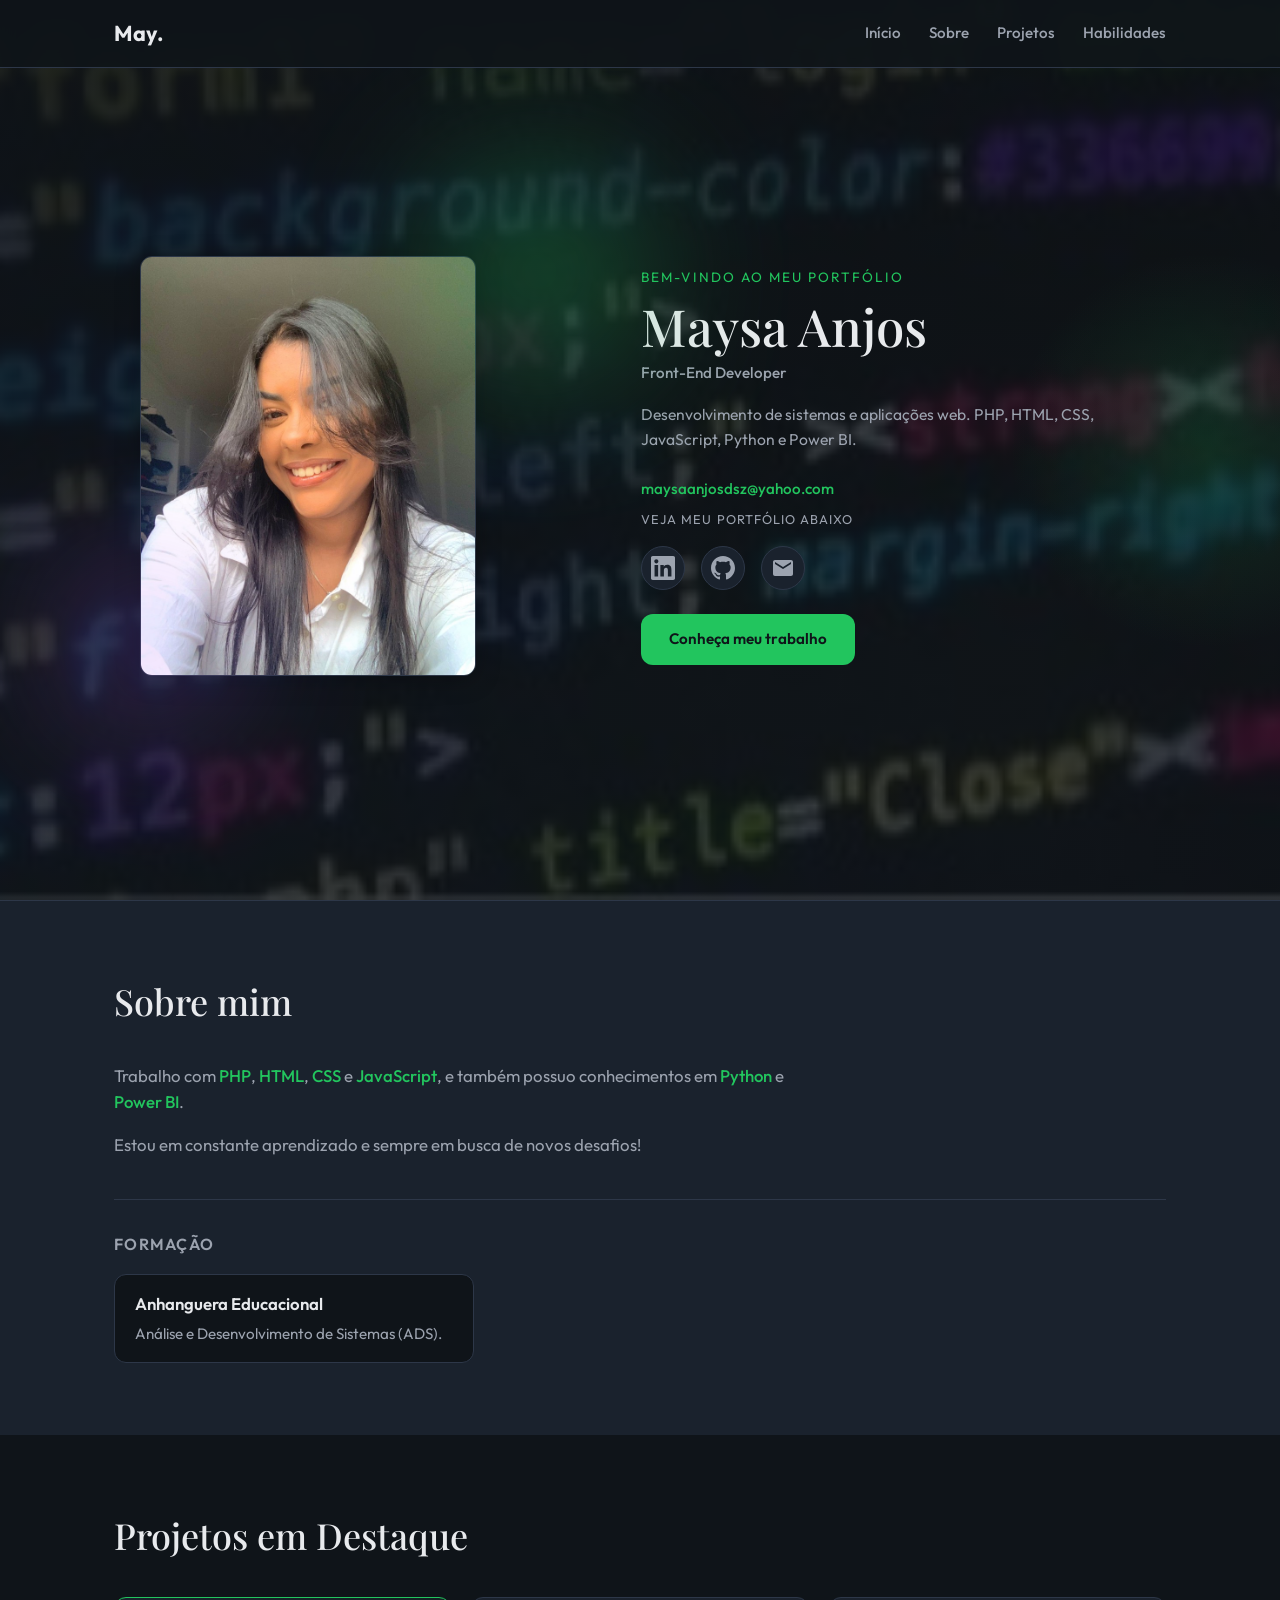
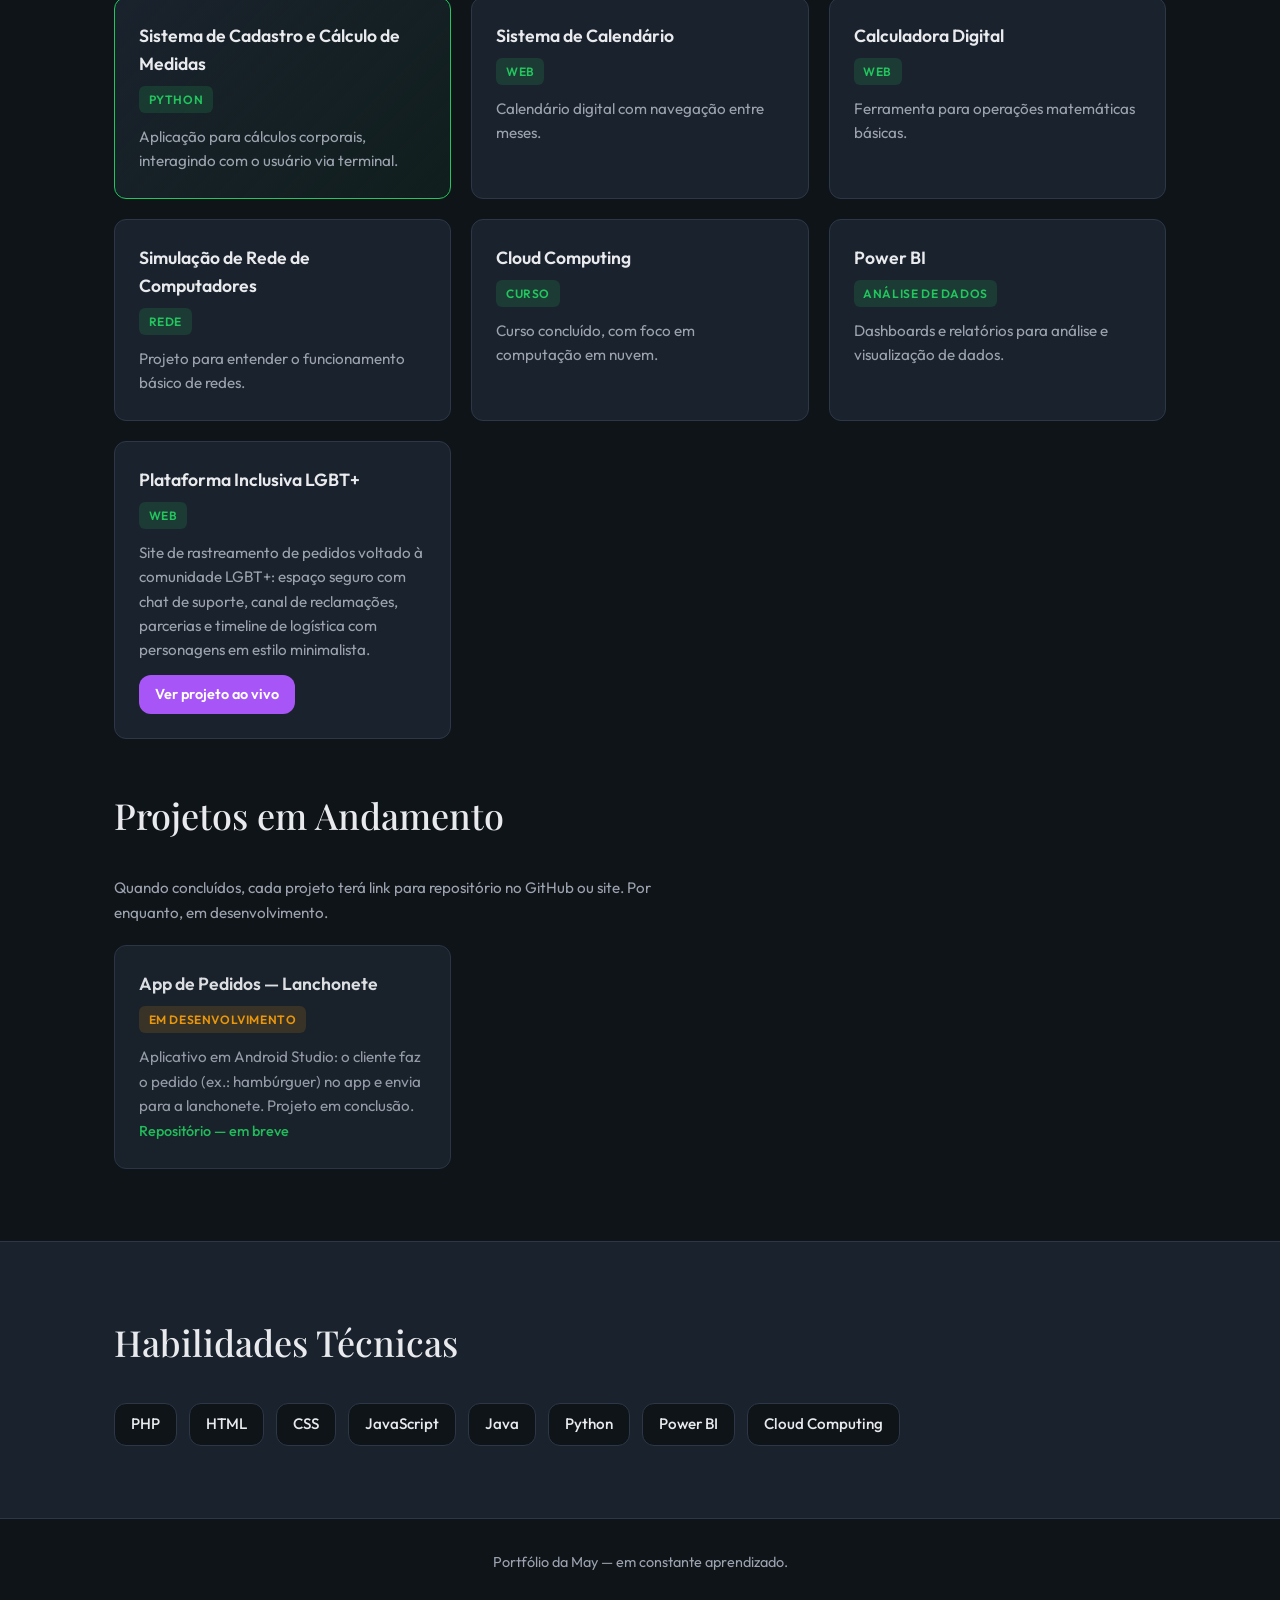
<file: index.html>
<!DOCTYPE html>
<html lang="pt-BR">
<head>
  <meta charset="UTF-8">
  <meta http-equiv="refresh" content="0; url=portfolio/">
  <title>Portfólio - Maysa Anjos</title>
  <script>window.location.href = "portfolio/";</script>
</head>
<body>
  <p>Redirecionando para o portfólio… <a href="portfolio/">Clique aqui</a> se não for redirecionado.</p>
</body>
</html>
</file>
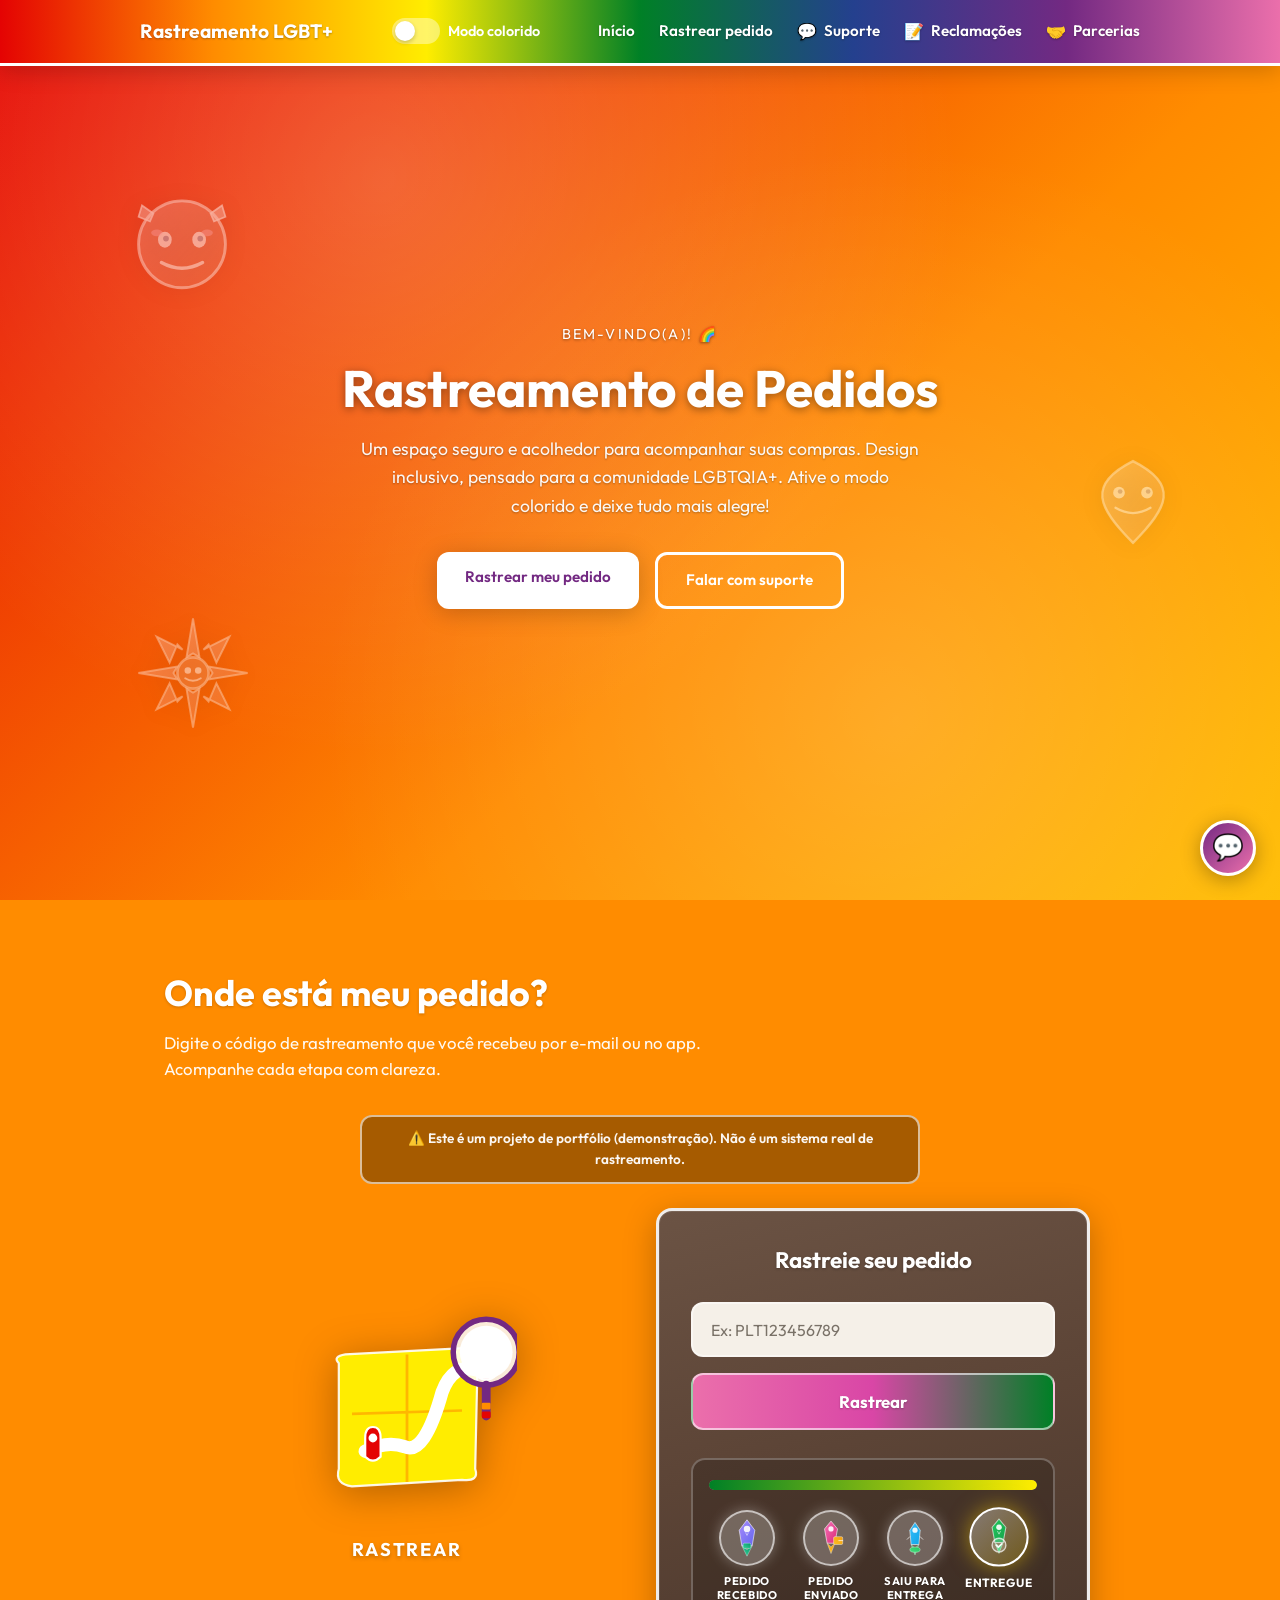
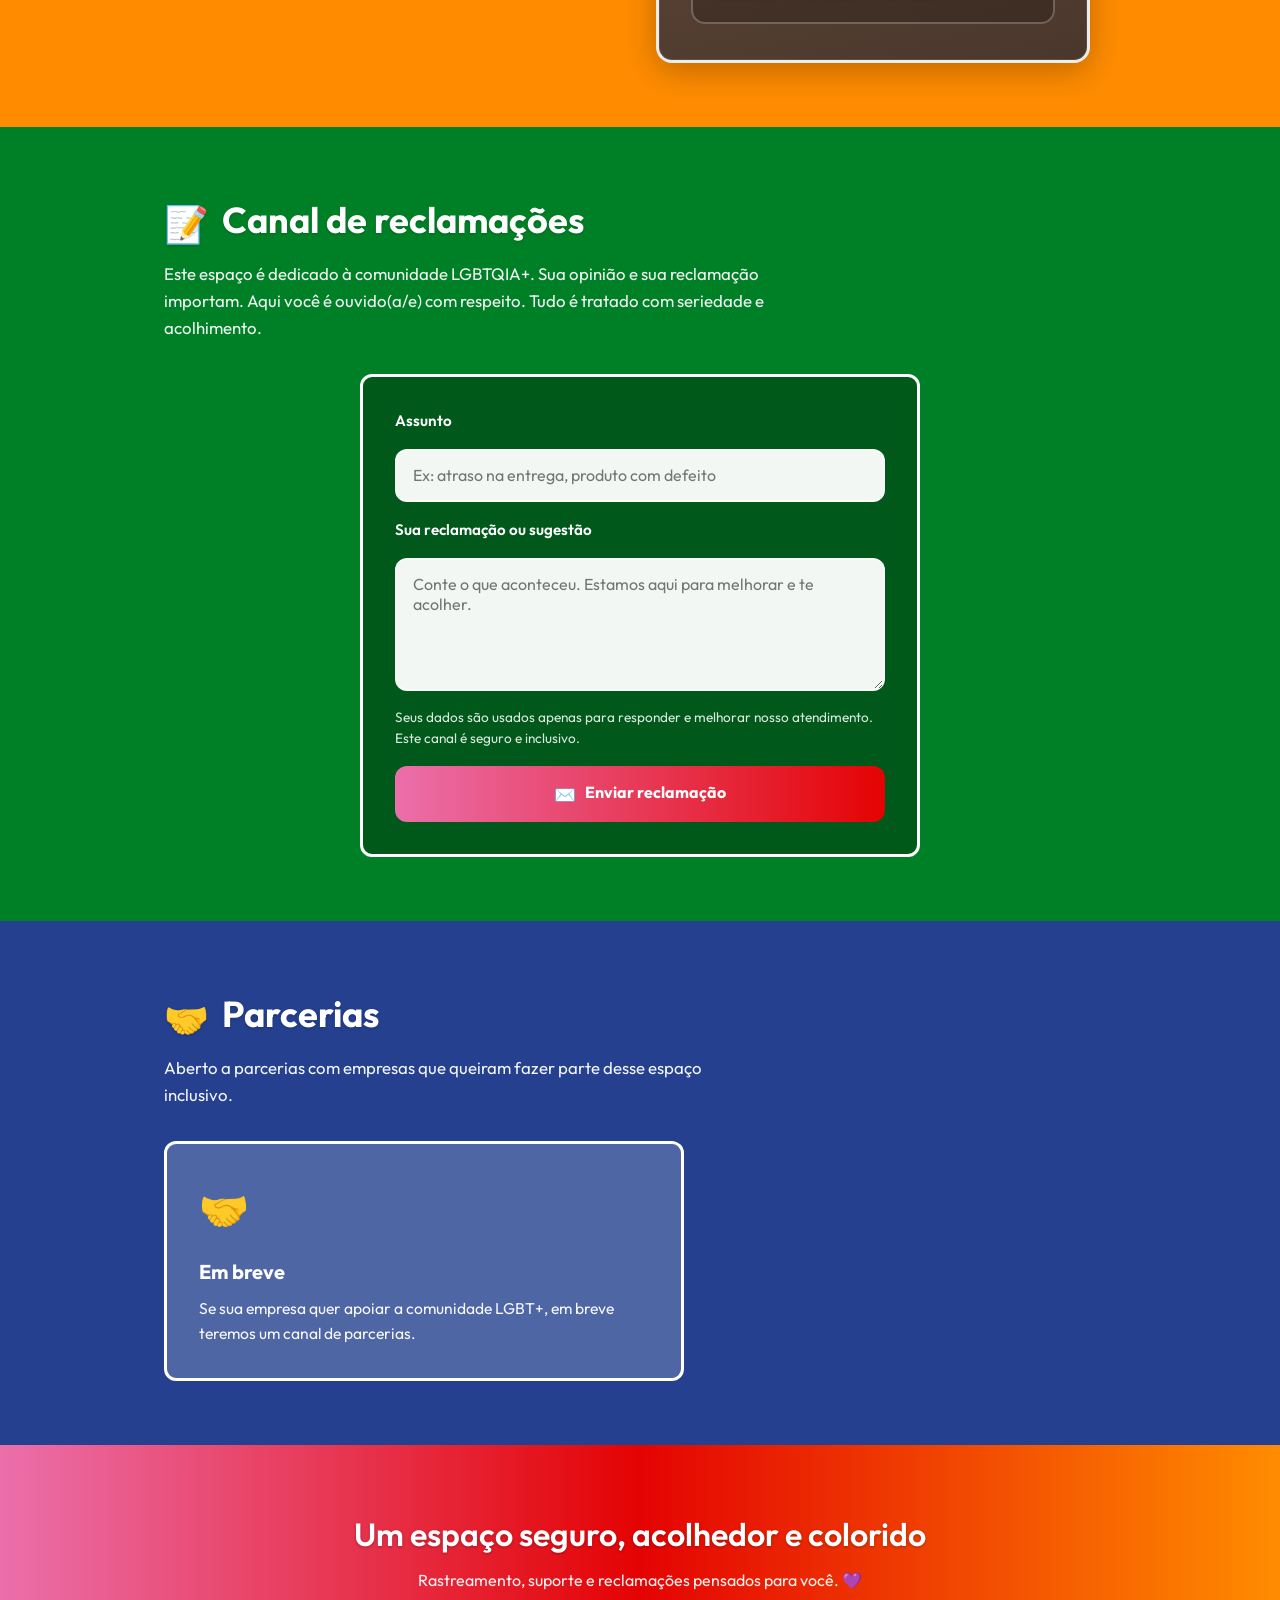
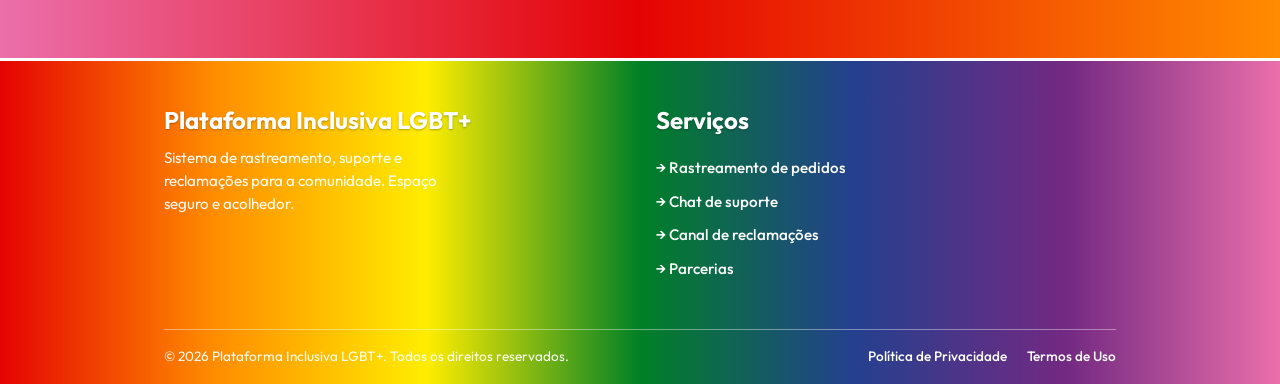
<file: plataforma-lgbt/index.html>
<!DOCTYPE html>
<html lang="pt-BR">
<head>
  <meta charset="UTF-8">
  <meta name="viewport" content="width=device-width, initial-scale=1.0">
  <title>Rastreamento de Pedidos — Plataforma Inclusiva LGBTQIA+</title>
  <link rel="preconnect" href="https://fonts.googleapis.com">
  <link rel="preconnect" href="https://fonts.gstatic.com" crossorigin>
  <link href="https://fonts.googleapis.com/css2?family=Outfit:wght@300;400;500;600;700&display=swap" rel="stylesheet">
  <link rel="stylesheet" href="css/styles.css">
</head>
<body>
  <header class="header">
    <nav class="nav container">
      <a href="#inicio" class="nav-logo">Rastreamento LGBT+</a>
      <div class="nav-right">
        <label class="toggle-colorido">
          <input type="checkbox" id="modo-colorido" aria-label="Ativar modo colorido (arco-íris)">
          <span class="toggle-slider"></span>
          <span class="toggle-label">Modo colorido</span>
        </label>
        <button class="nav-toggle" aria-label="Abrir menu" aria-expanded="false">
          <span></span>
          <span></span>
          <span></span>
        </button>
      </div>
      <ul class="nav-links">
        <li><a href="#inicio">Início</a></li>
        <li><a href="#rastreamento">Rastrear pedido</a></li>
        <li><a href="#" class="abrir-chat" aria-label="Abrir chat de suporte"><span class="nav-icon" aria-hidden="true">💬</span> Suporte</a></li>
        <li><a href="#reclamacoes"><span class="nav-icon" aria-hidden="true">📝</span> Reclamações</a></li>
        <li><a href="#parcerias"><span class="nav-icon" aria-hidden="true">🤝</span> Parcerias</a></li>
      </ul>
    </nav>
  </header>

  <main>
    <section id="inicio" class="hero">
      <div class="hero-bg" aria-hidden="true"></div>
      <!-- Bonequinhos / mascotes no fundo (estilo desenho, efeito “wow”) -->
      <div class="graffiti-bg" aria-hidden="true">
        <!-- Personagem 1: carinha fofa com laço -->
        <div class="graffiti-mascote graffiti-mascote-1">
          <svg class="mascote-svg" viewBox="0 0 140 140" fill="none" xmlns="http://www.w3.org/2000/svg">
            <defs>
              <linearGradient id="face1" x1="0%" y1="0%" x2="100%" y2="100%">
                <stop offset="0%" style="stop-color:rgba(255,255,255,0.35)"/>
                <stop offset="100%" style="stop-color:rgba(255,255,255,0.15)"/>
              </linearGradient>
              <filter id="soft1" x="-20%" y="-20%" width="140%" height="140%">
                <feGaussianBlur in="SourceGraphic" stdDeviation="0.5"/>
              </filter>
            </defs>
            <circle cx="70" cy="72" r="38" fill="url(#face1)" stroke="rgba(255,255,255,0.7)" stroke-width="2.5"/>
            <ellipse cx="55" cy="68" rx="6" ry="7" fill="rgba(255,255,255,0.9)"/>
            <ellipse cx="85" cy="68" rx="6" ry="7" fill="rgba(255,255,255,0.9)"/>
            <circle cx="56" cy="67" r="2.5" fill="rgba(100,80,120,0.5)"/>
            <circle cx="86" cy="67" r="2.5" fill="rgba(100,80,120,0.5)"/>
            <path d="M52 88 Q70 98 88 88" stroke="rgba(255,255,255,0.85)" stroke-width="3" fill="none" stroke-linecap="round"/>
            <ellipse cx="48" cy="62" rx="5" ry="3" fill="rgba(255,200,220,0.5)"/>
            <ellipse cx="92" cy="62" rx="5" ry="3" fill="rgba(255,200,220,0.5)"/>
            <path d="M95 45 L105 38 L108 48 L98 52 Z" fill="rgba(255,255,255,0.5)" stroke="rgba(255,255,255,0.8)" stroke-width="1.5"/>
            <path d="M45 45 L35 38 L32 48 L42 52 Z" fill="rgba(255,255,255,0.5)" stroke="rgba(255,255,255,0.8)" stroke-width="1.5"/>
          </svg>
        </div>
        <!-- Personagem 2: coração com carinha -->
        <div class="graffiti-mascote graffiti-mascote-2">
          <svg class="mascote-svg" viewBox="0 0 120 120" fill="none" xmlns="http://www.w3.org/2000/svg">
            <defs>
              <linearGradient id="heart2" x1="0%" y1="0%" x2="100%" y2="100%">
                <stop offset="0%" style="stop-color:rgba(255,255,255,0.4)"/>
                <stop offset="100%" style="stop-color:rgba(255,200,220,0.25)"/>
              </linearGradient>
            </defs>
            <path d="M60 95 C30 65 20 45 60 25 C100 45 90 65 60 95 Z" fill="url(#heart2)" stroke="rgba(255,255,255,0.65)" stroke-width="2"/>
            <circle cx="48" cy="52" r="5" fill="rgba(255,255,255,0.9)"/>
            <circle cx="72" cy="52" r="5" fill="rgba(255,255,255,0.9)"/>
            <circle cx="49" cy="51" r="2" fill="rgba(120,80,100,0.4)"/>
            <circle cx="73" cy="51" r="2" fill="rgba(120,80,100,0.4)"/>
            <path d="M45 65 Q60 74 75 65" stroke="rgba(255,255,255,0.8)" stroke-width="2" fill="none" stroke-linecap="round"/>
          </svg>
        </div>
        <!-- Personagem 3: estrela/arco-íris estilizado -->
        <div class="graffiti-mascote graffiti-mascote-3">
          <svg class="mascote-svg" viewBox="0 0 100 100" fill="none" xmlns="http://www.w3.org/2000/svg">
            <defs>
              <linearGradient id="star3" x1="0%" y1="0%" x2="100%" y2="100%">
                <stop offset="0%" style="stop-color:rgba(255,255,255,0.5)"/>
                <stop offset="100%" style="stop-color:rgba(255,220,255,0.2)"/>
              </linearGradient>
            </defs>
            <path d="M50 8 L55 38 L50 35 L45 38 Z M50 92 L55 62 L50 65 L45 62 Z M8 50 L38 55 L35 50 L38 45 Z M92 50 L62 55 L65 50 L62 45 Z M22 22 L42 32 L38 28 L32 42 Z M78 78 L58 68 L62 72 L68 58 Z M78 22 L58 32 L62 28 L68 42 Z M22 78 L42 68 L38 72 L32 58 Z" fill="url(#star3)" stroke="rgba(255,255,255,0.6)" stroke-width="1.5"/>
            <circle cx="50" cy="50" r="12" fill="rgba(255,255,255,0.25)" stroke="rgba(255,255,255,0.6)" stroke-width="2"/>
            <circle cx="46" cy="48" r="2.5" fill="rgba(255,255,255,0.9)"/>
            <circle cx="54" cy="48" r="2.5" fill="rgba(255,255,255,0.9)"/>
            <path d="M44 54 Q50 58 56 54" stroke="rgba(255,255,255,0.8)" stroke-width="1.5" fill="none" stroke-linecap="round"/>
          </svg>
        </div>
      </div>
      <div class="container hero-content">
        <p class="hero-tag">Bem-vindo(a)! 🌈</p>
        <h1 class="hero-title">Rastreamento de Pedidos</h1>
        <p class="hero-subtitle">Um espaço seguro e acolhedor para acompanhar suas compras. Design inclusivo, pensado para a comunidade LGBTQIA+. Ative o modo colorido e deixe tudo mais alegre!</p>
        <div class="hero-buttons">
          <a href="#rastreamento" class="btn btn-primary">Rastrear meu pedido</a>
          <a href="#" class="btn btn-secondary abrir-chat">Falar com suporte</a>
        </div>
      </div>
    </section>

    <section id="rastreamento" class="section section-rastreio">
      <div class="container">
        <h2 class="section-title">Onde está meu pedido?</h2>
        <p class="section-intro">Digite o código de rastreamento que você recebeu por e-mail ou no app. Acompanhe cada etapa com clareza.</p>
        <p class="aviso-projeto">⚠️ Este é um projeto de portfólio (demonstração). Não é um sistema real de rastreamento.</p>
        <div class="rastreio-layout">
          <div class="icon-entrega-wrap" aria-hidden="true">
            <div class="icon-entrega">
              <svg class="icon-entrega-svg icon-mapa-lupa" viewBox="0 0 200 200" fill="none" xmlns="http://www.w3.org/2000/svg" aria-hidden="true">
                <!-- Mapa dobrado (amarelo/laranja) -->
                <path class="mapa-papel" d="M38 52 Q32 46 44 44 L156 38 Q168 42 164 58 L162 148 Q166 160 150 158 L50 164 Q34 162 38 148 Z" fill="#ffed00" stroke="rgba(255,255,255,0.9)" stroke-width="2"/>
                <path d="M100 44 L100 160 M50 98 L150 95" stroke="#ff8c00" stroke-width="2.5" opacity="0.55"/>
                <!-- Caminho branco sinuoso -->
                <path class="caminho" d="M62 132 Q82 122 98 128 Q116 136 132 78 Q142 52 162 58" stroke="white" stroke-width="12" fill="none" stroke-linecap="round" stroke-linejoin="round"/>
                <!-- Pin menor (origem) -->
                <path d="M62 137 L62 120 Q62 110 69 110 Q76 110 76 120 L76 137 Q69 144 62 137 Z" fill="#e40303" stroke="white" stroke-width="2"/>
                <circle cx="69" cy="120" r="4" fill="white"/>
                <!-- Pin maior (destino) - visível dentro da lupa -->
                <path d="M162 62 L162 42 Q162 28 172 28 Q182 28 182 42 L182 62 Q172 72 162 62 Z" fill="#e40303" stroke="white" stroke-width="2"/>
                <circle cx="172" cy="42" r="6" fill="white"/>
                <!-- Lupa (borda roxa, interior branco) -->
                <circle cx="172" cy="42" r="30" fill="rgba(255,255,255,0.85)" stroke="#732982" stroke-width="5"/>
                <circle cx="172" cy="42" r="24" fill="white"/>
                <!-- Cabo da lupa (roxo + listras laranja/vermelho) -->
                <path d="M172 72 L172 100" stroke="#732982" stroke-width="8" stroke-linecap="round"/>
                <rect x="168" y="88" width="8" height="6" rx="1" fill="#ff8c00"/>
                <rect x="168" y="96" width="8" height="6" rx="1" fill="#e40303"/>
              </svg>
              <span class="icon-entrega-label">Rastrear</span>
            </div>
          </div>
          <div class="rastreio-box">
          <h3 class="rastreio-title">Rastreie seu pedido</h3>
          <form class="rastreio-form" id="form-rastreio">
            <input type="text" class="rastreio-input" id="codigo-rastreio" placeholder="Ex: PLT123456789" aria-label="Código de rastreamento" maxlength="20">
            <button type="submit" class="btn btn-rastrear">Rastrear</button>
          </form>
          <div class="progress-bar-wrap">
            <div class="progress-bar-line" aria-hidden="true">
              <span class="progress-fill" style="width: 100%"></span>
            </div>
            <div class="progress-steps">
              <div class="progress-step progress-step-done">
                <span class="progress-step-circle progress-step-personagem" aria-hidden="true">
                  <svg class="timeline-svg mineral-worker" viewBox="0 0 80 80" fill="none" xmlns="http://www.w3.org/2000/svg">
                    <defs>
                      <linearGradient id="crystal1" x1="0%" y1="0%" x2="100%" y2="100%"><stop offset="0%" style="stop-color:#a78bfa"/><stop offset="100%" style="stop-color:#6366f1"/></linearGradient>
                      <linearGradient id="crystal2" x1="0%" y1="100%" x2="100%" y2="0%"><stop offset="0%" style="stop-color:#34d399"/><stop offset="100%" style="stop-color:#059669"/></linearGradient>
                    </defs>
                    <path d="M40 12 L52 28 L48 52 L32 52 L28 28 Z" fill="url(#crystal1)" stroke="rgba(255,255,255,0.6)" stroke-width="1.5"/>
                    <path d="M32 52 L40 68 L48 52 L40 58 Z" fill="url(#crystal2)" stroke="rgba(255,255,255,0.5)" stroke-width="1"/>
                    <circle cx="40" cy="26" r="5" fill="rgba(255,255,255,0.9)"/>
                    <path d="M38 32 L40 36 L42 32" stroke="rgba(255,255,255,0.8)" stroke-width="1" fill="none" stroke-linecap="round"/>
                    <rect x="34" y="48" width="12" height="8" rx="2" fill="url(#crystal2)" stroke="rgba(255,255,255,0.5)" stroke-width="1"/>
                  </svg>
                </span>
                <span class="progress-step-label">Pedido recebido</span>
              </div>
              <div class="progress-step progress-step-done">
                <span class="progress-step-circle progress-step-personagem" aria-hidden="true">
                  <svg class="timeline-svg mineral-worker mineral-worker-envio" viewBox="0 0 80 80" fill="none" xmlns="http://www.w3.org/2000/svg">
                    <defs>
                      <linearGradient id="crystal1b" x1="0%" y1="0%" x2="100%" y2="100%"><stop offset="0%" style="stop-color:#f472b6"/><stop offset="100%" style="stop-color:#db2777"/></linearGradient>
                      <linearGradient id="crystal2b" x1="0%" y1="100%" x2="100%" y2="0%"><stop offset="0%" style="stop-color:#fbbf24"/><stop offset="100%" style="stop-color:#f59e0b"/></linearGradient>
                    </defs>
                    <path d="M40 14 L50 26 L46 48 L34 48 L30 26 Z" fill="url(#crystal1b)" stroke="rgba(255,255,255,0.6)" stroke-width="1.5"/>
                    <path d="M34 48 L40 64 L46 48 L40 54 Z" fill="url(#crystal2b)" stroke="rgba(255,255,255,0.5)" stroke-width="1"/>
                    <circle cx="40" cy="26" r="4" fill="rgba(255,255,255,0.9)"/>
                    <rect x="44" y="38" width="14" height="12" rx="2" fill="url(#crystal2b)" stroke="rgba(255,255,255,0.6)" stroke-width="1"/>
                    <path d="M52 44 L58 44" stroke="rgba(255,255,255,0.7)" stroke-width="1.5" stroke-linecap="round"/>
                  </svg>
                </span>
                <span class="progress-step-label">Pedido enviado</span>
              </div>
              <div class="progress-step progress-step-done">
                <span class="progress-step-circle progress-step-personagem" aria-hidden="true">
                  <svg class="timeline-svg mineral-worker mineral-worker-entrega" viewBox="0 0 80 80" fill="none" xmlns="http://www.w3.org/2000/svg">
                    <defs>
                      <linearGradient id="crystal1c" x1="0%" y1="0%" x2="100%" y2="100%"><stop offset="0%" style="stop-color:#38bdf8"/><stop offset="100%" style="stop-color:#0ea5e9"/></linearGradient>
                      <linearGradient id="crystal2c" x1="0%" y1="100%" x2="100%" y2="0%"><stop offset="0%" style="stop-color:#4ade80"/><stop offset="100%" style="stop-color:#22c55e"/></linearGradient>
                    </defs>
                    <path d="M40 16 L48 28 L46 50 L34 50 L32 28 Z" fill="url(#crystal1c)" stroke="rgba(255,255,255,0.6)" stroke-width="1.5"/>
                    <path d="M34 50 L40 66 L46 50 L40 56 Z" fill="url(#crystal2c)" stroke="rgba(255,255,255,0.5)" stroke-width="1"/>
                    <circle cx="40" cy="28" r="4" fill="rgba(255,255,255,0.9)"/>
                    <ellipse cx="40" cy="58" rx="8" ry="4" fill="url(#crystal2c)" stroke="rgba(255,255,255,0.5)" stroke-width="1"/>
                    <path d="M28 42 L32 38 M52 42 L48 38" stroke="rgba(255,255,255,0.7)" stroke-width="1.5" stroke-linecap="round"/>
                  </svg>
                </span>
                <span class="progress-step-label">Saiu para entrega</span>
              </div>
              <div class="progress-step progress-step-done progress-step-current">
                <span class="progress-step-circle progress-step-personagem" aria-hidden="true">
                  <svg class="timeline-svg mineral-worker mineral-worker-entregue" viewBox="0 0 80 80" fill="none" xmlns="http://www.w3.org/2000/svg">
                    <defs>
                      <linearGradient id="crystalEnt" x1="0%" y1="0%" x2="100%" y2="100%"><stop offset="0%" style="stop-color:#22c55e"/><stop offset="100%" style="stop-color:#16a34a"/></linearGradient>
                      <linearGradient id="crystalBodyEnt" x1="0%" y1="100%" x2="100%" y2="0%"><stop offset="0%" style="stop-color:#4ade80"/><stop offset="100%" style="stop-color:#22c55e"/></linearGradient>
                    </defs>
                    <path d="M40 14 L50 26 L46 48 L34 48 L30 26 Z" fill="url(#crystalEnt)" stroke="rgba(255,255,255,0.6)" stroke-width="1.5"/>
                    <path d="M34 48 L40 64 L46 48 L40 54 Z" fill="url(#crystalBodyEnt)" stroke="rgba(255,255,255,0.5)" stroke-width="1"/>
                    <circle cx="40" cy="26" r="4" fill="rgba(255,255,255,0.9)"/>
                    <path d="M38 32 L40 36 L42 32" stroke="rgba(255,255,255,0.8)" stroke-width="1" fill="none" stroke-linecap="round"/>
                    <circle cx="40" cy="52" r="10" fill="rgba(255,255,255,0.2)" stroke="rgba(255,255,255,0.7)" stroke-width="2"/>
                    <path d="M36 52 L39 55 L44 50" stroke="rgba(255,255,255,0.95)" stroke-width="2.5" fill="none" stroke-linecap="round" stroke-linejoin="round"/>
                  </svg>
                </span>
                <span class="progress-step-label">Entregue</span>
              </div>
            </div>
          </div>
        </div>
        </div>
      </div>
    </section>

    <!-- Apenas o ícone de chat: suporte e ajuda pelo botão no canto -->
    <button type="button" class="chat-float-btn" id="chat-float-btn" aria-label="Abrir chat de suporte" title="Abrir chat de suporte">
      <span class="chat-float-icon">💬</span>
    </button>
    <div class="chat-panel" id="chat-panel" aria-hidden="true">
      <div class="chat-panel-header">
        <h3>Suporte LGBT+</h3>
        <button type="button" class="chat-panel-close" id="chat-panel-close" aria-label="Fechar chat">×</button>
      </div>
      <div class="chat-box">
        <div class="chat-messages" id="chat-messages">
          <div class="chat-msg chat-msg-support">
            <span class="chat-avatar">🌈</span>
            <div class="chat-bubble">
              <strong>Suporte LGBT+</strong>
              <p>Oi! Tudo bem? Sou a equipe de suporte. Como podemos te ajudar hoje? Pode falar à vontade, este é um espaço seguro.</p>
            </div>
          </div>
          <div class="chat-msg chat-msg-user">
            <div class="chat-bubble">
              <p>Oi! Queria saber quando meu pedido chega.</p>
            </div>
            <span class="chat-avatar">👋</span>
          </div>
          <div class="chat-msg chat-msg-support">
            <span class="chat-avatar">💖</span>
            <div class="chat-bubble">
              <strong>Suporte LGBT+</strong>
              <p>Claro! Se você já tem o código, cola ali em cima na seção "Rastrear pedido" que a gente mostra tudinho. Se precisar de ajuda para achar o código, me fala que eu te guio!</p>
            </div>
          </div>
        </div>
        <form class="chat-form" id="chat-form">
          <input type="text" class="chat-input" placeholder="Digite sua mensagem..." aria-label="Sua mensagem" maxlength="300">
          <button type="submit" class="btn btn-chat">Enviar</button>
        </form>
      </div>
    </div>

    <section id="reclamacoes" class="section section-reclamacoes">
      <div class="container">
        <h2 class="section-title"><span class="section-title-icon" aria-hidden="true">📝</span> Canal de reclamações</h2>
        <p class="section-intro">Este espaço é dedicado à comunidade LGBTQIA+. Sua opinião e sua reclamação importam. Aqui você é ouvido(a/e) com respeito. Tudo é tratado com seriedade e acolhimento.</p>
        <div class="reclamacao-box">
          <form class="reclamacao-form" id="form-reclamacao">
            <label class="form-label" for="reclamacao-assunto">Assunto</label>
            <input type="text" id="reclamacao-assunto" class="form-input" placeholder="Ex: atraso na entrega, produto com defeito" required>
            <label class="form-label" for="reclamacao-texto">Sua reclamação ou sugestão</label>
            <textarea id="reclamacao-texto" class="form-textarea" rows="5" placeholder="Conte o que aconteceu. Estamos aqui para melhorar e te acolher." required></textarea>
            <p class="form-note">Seus dados são usados apenas para responder e melhorar nosso atendimento. Este canal é seguro e inclusivo.</p>
            <button type="submit" class="btn btn-enviar-reclamacao"><span class="btn-icon" aria-hidden="true">✉️</span> Enviar reclamação</button>
          </form>
        </div>
      </div>
    </section>

    <section id="parcerias" class="section">
      <div class="container">
        <h2 class="section-title"><span class="section-title-icon" aria-hidden="true">🤝</span> Parcerias</h2>
        <p class="section-intro">Aberto a parcerias com empresas que queiram fazer parte desse espaço inclusivo.</p>
        <div class="card card-feature">
          <div class="card-icon" aria-hidden="true">🤝</div>
          <h3>Em breve</h3>
          <p>Se sua empresa quer apoiar a comunidade LGBT+, em breve teremos um canal de parcerias.</p>
        </div>
      </div>
    </section>

    <section class="cta">
      <div class="container">
        <h2 class="cta-title">Um espaço seguro, acolhedor e colorido</h2>
        <p class="cta-text">Rastreamento, suporte e reclamações pensados para você. 💜</p>
      </div>
    </section>
  </main>

  <footer class="footer">
    <div class="container">
      <div class="footer-conteudo">
        <div class="footer-brand">
          <h2 class="footer-titulo">Plataforma Inclusiva LGBT+</h2>
          <p class="footer-tagline">Sistema de rastreamento, suporte e reclamações para a comunidade. Espaço seguro e acolhedor.</p>
        </div>
        <div class="footer-servicos">
          <h3 class="footer-servicos-titulo">Serviços</h3>
          <ul class="footer-servicos-lista">
            <li><a href="#rastreamento">→ Rastreamento de pedidos</a></li>
            <li><a href="#" class="abrir-chat">→ Chat de suporte</a></li>
            <li><a href="#reclamacoes">→ Canal de reclamações</a></li>
            <li><a href="#parcerias">→ Parcerias</a></li>
          </ul>
        </div>
      </div>
      <div class="footer-legal">
        <p class="footer-copy">© 2026 Plataforma Inclusiva LGBT+. Todos os direitos reservados.</p>
        <div class="footer-links">
          <a href="#">Política de Privacidade</a>
          <a href="#">Termos de Uso</a>
        </div>
      </div>
    </div>
  </footer>

  <div class="modal-overlay" id="modal-overlay" aria-hidden="true">
    <div class="modal" role="dialog" aria-labelledby="modal-title" aria-modal="true">
      <p class="modal-brand">Plataforma Inclusiva LGBT+</p>
      <h2 class="modal-title" id="modal-title">Obrigado!</h2>
      <p class="modal-text" id="modal-text"></p>
      <button type="button" class="btn modal-btn" id="modal-ok">OK</button>
    </div>
  </div>

  <script src="js/script.js?v=2"></script>
</body>
</html>
</file>
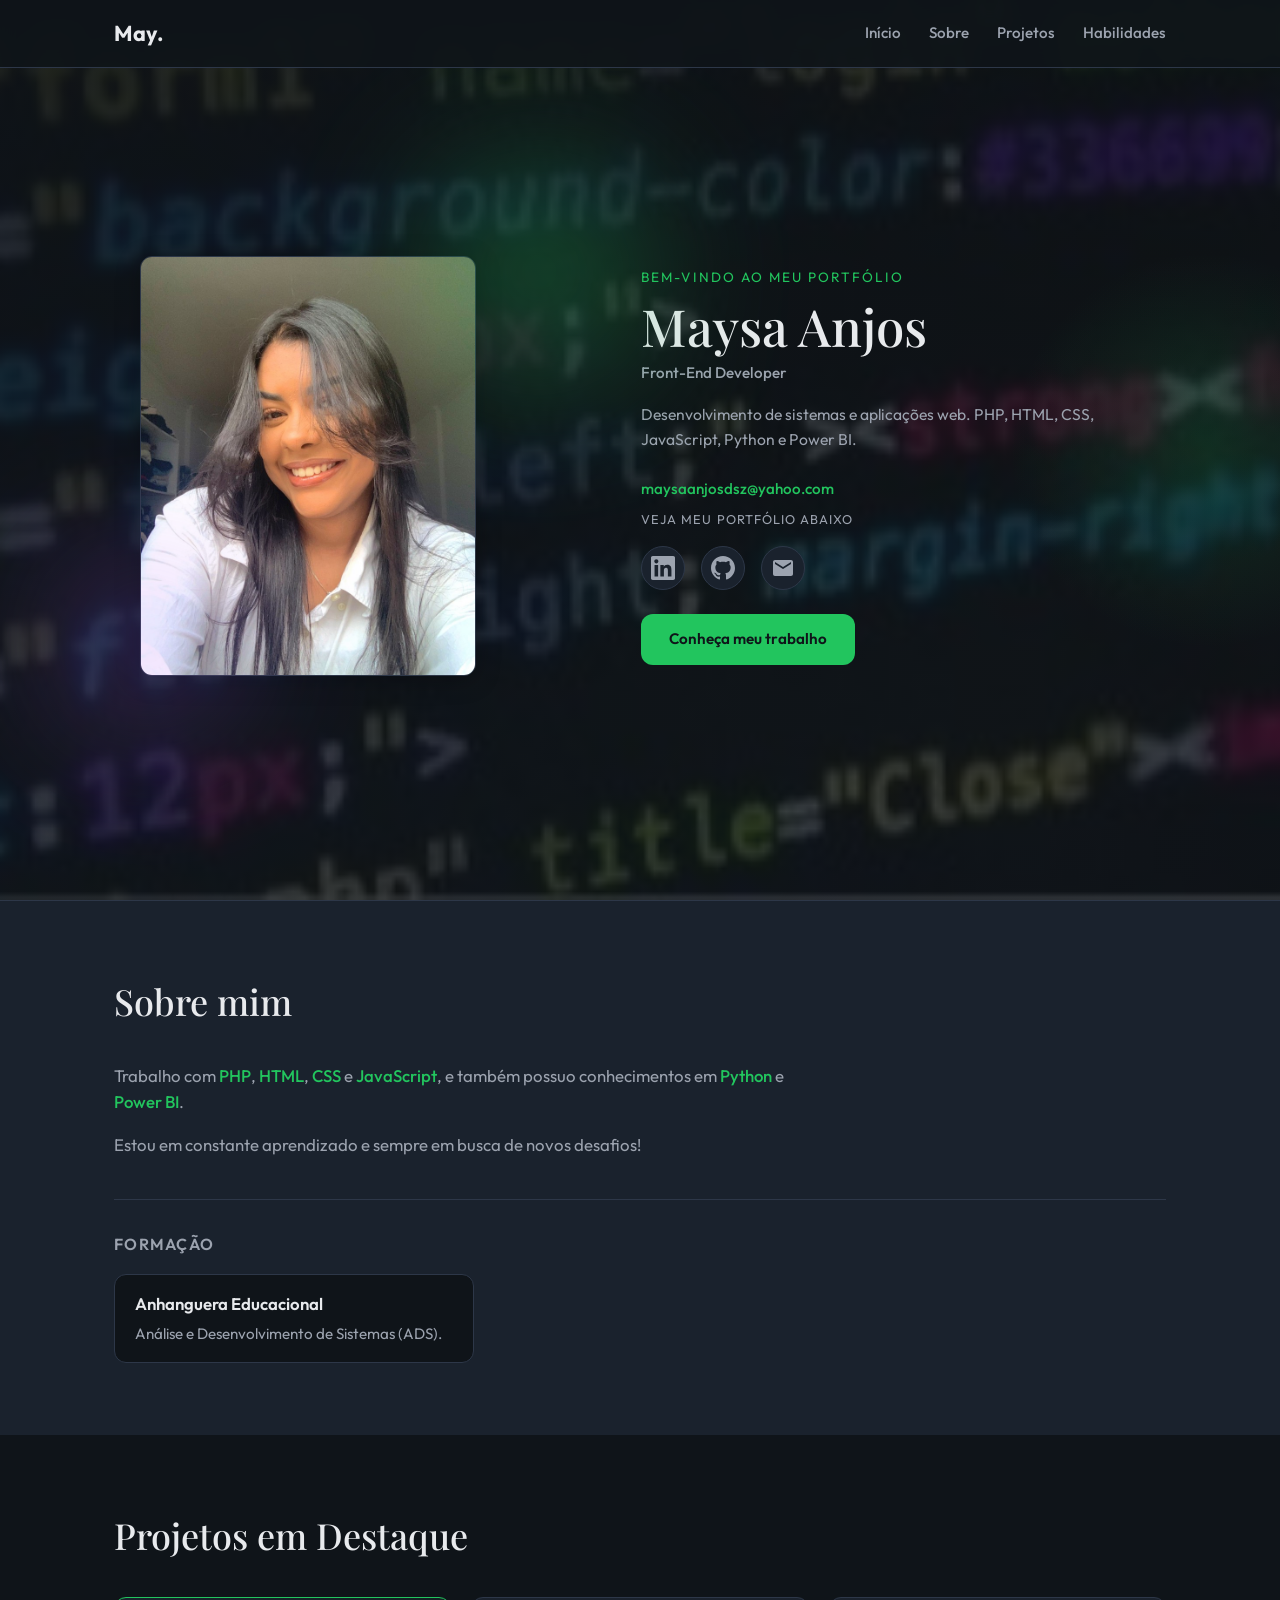
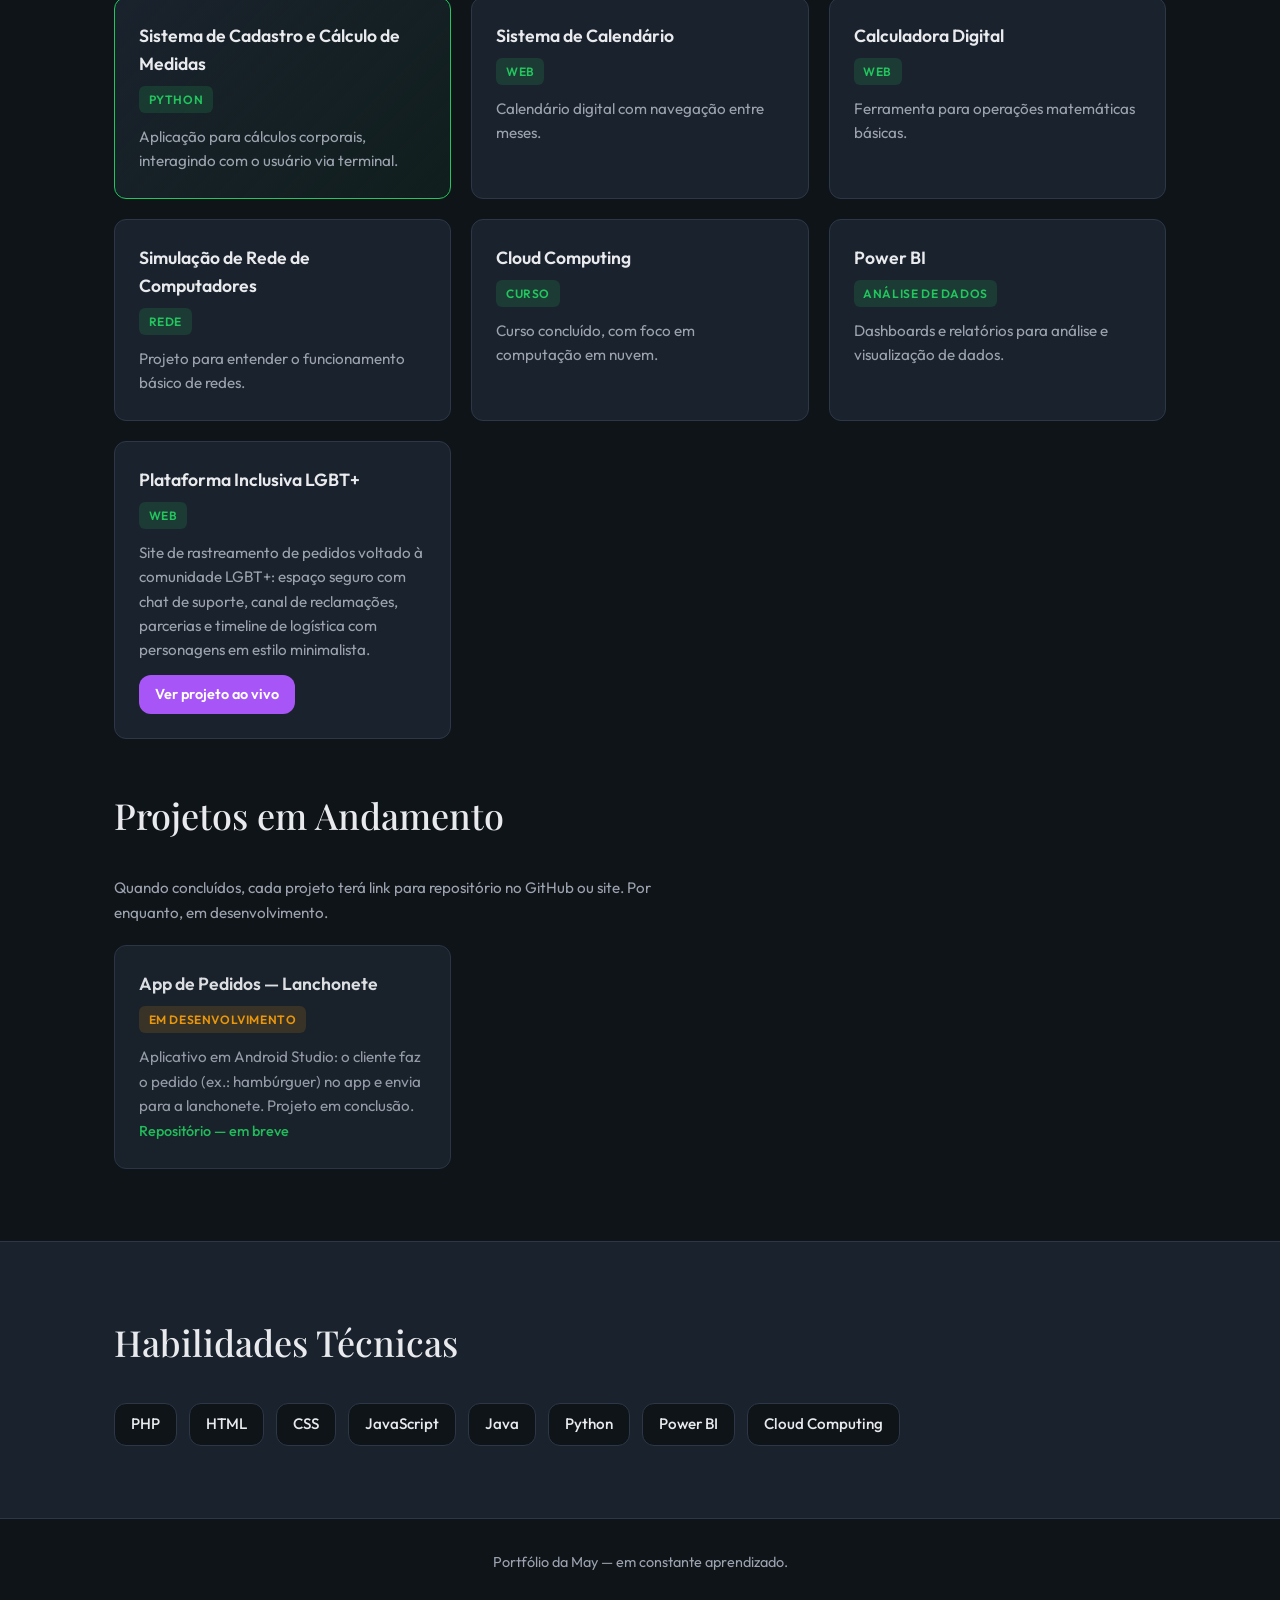
<file: portfolio/index.html>
<!DOCTYPE html>
<html lang="pt-BR">
<head>
  <meta charset="UTF-8">
  <meta name="viewport" content="width=device-width, initial-scale=1.0">
  <title>Portfólio da May</title>
  <link rel="preconnect" href="https://fonts.googleapis.com">
  <link rel="preconnect" href="https://fonts.gstatic.com" crossorigin>
  <link href="https://fonts.googleapis.com/css2?family=Outfit:wght@300;400;500;600;700&family=Playfair+Display:ital,wght@0,500;1,500&display=swap" rel="stylesheet">
  <link rel="stylesheet" href="styles.css">
</head>
<body>
  <header class="header">
    <nav class="nav">
      <a href="#inicio" class="nav-logo">May.</a>
      <button class="nav-toggle" aria-label="Abrir menu" aria-expanded="false">
        <span></span>
        <span></span>
        <span></span>
      </button>
      <ul class="nav-links">
        <li><a href="#inicio">Início</a></li>
        <li><a href="#sobre">Sobre</a></li>
        <li><a href="#projetos">Projetos</a></li>
        <li><a href="#habilidades">Habilidades</a></li>
      </ul>
    </nav>
  </header>

  <main>
    <section id="inicio" class="hero">
      <div class="hero-card">
        <div class="hero-visual">
          <div class="hero-photo-wrap">
            <img src="img/foto.png" alt="Maysa Anjos" class="hero-photo">
          </div>
          <div class="hero-glow hero-glow-1" aria-hidden="true"></div>
          <div class="hero-glow hero-glow-2" aria-hidden="true"></div>
        </div>
        <div class="hero-content">
          <p class="hero-welcome">Bem-vindo ao meu portfólio</p>
          <h1 class="hero-title">Maysa Anjos</h1>
          <p class="hero-role">Front-End Developer</p>
          <p class="hero-subtitle">Desenvolvimento de sistemas e aplicações web. PHP, HTML, CSS, JavaScript, Python e Power BI.</p>
          <div class="hero-contact">
            <a href="mailto:maysaanjosdsz@yahoo.com" class="hero-email">maysaanjosdsz@yahoo.com</a>
            <p class="hero-cta">Veja meu portfólio abaixo</p>
            <div class="hero-social">
              <a href="https://www.linkedin.com/in/maysa-dos-anjos-242b35185" target="_blank" rel="noopener noreferrer" aria-label="LinkedIn">
                <svg width="24" height="24" viewBox="0 0 24 24" fill="currentColor" aria-hidden="true"><path d="M20.447 20.452h-3.554v-5.569c0-1.328-.027-3.037-1.852-3.037-1.853 0-2.136 1.445-2.136 2.939v5.667H9.351V9h3.414v1.561h.046c.477-.9 1.637-1.85 3.37-1.85 3.601 0 4.267 2.37 4.267 5.455v6.286zM5.337 7.433c-1.144 0-2.063-.926-2.063-2.065 0-1.138.92-2.063 2.063-2.063 1.14 0 2.064.925 2.064 2.063 0 1.139-.925 2.065-2.064 2.065zm1.782 13.019H3.555V9h3.564v11.452zM22.225 0H1.771C.792 0 0 .774 0 1.729v20.542C0 23.227.792 24 1.771 24h20.451C23.2 24 24 23.227 24 22.271V1.729C24 .774 23.2 0 22.222 0h.003z"/></svg>
              </a>
              <a href="https://github.com/Maysaanjoss" target="_blank" rel="noopener noreferrer" aria-label="GitHub">
                <svg width="24" height="24" viewBox="0 0 24 24" fill="currentColor" aria-hidden="true"><path d="M12 0c-6.626 0-12 5.373-12 12 0 5.302 3.438 9.8 8.207 11.387.599.111.793-.261.793-.577v-2.234c-3.338.726-4.033-1.416-4.033-1.416-.546-1.387-1.333-1.756-1.333-1.756-1.089-.745.083-.729.083-.729 1.205.084 1.839 1.237 1.839 1.237 1.07 1.834 2.807 1.304 3.492.997.107-.775.418-1.305.762-1.604-2.665-.305-5.467-1.334-5.467-5.931 0-1.311.469-2.381 1.236-3.221-.124-.303-.535-1.524.117-3.176 0 0 1.008-.322 3.301 1.23.957-.266 1.983-.399 3.003-.404 1.02.005 2.047.138 3.006.404 2.291-1.552 3.297-1.23 3.297-1.23.653 1.653.242 2.874.118 3.176.77.84 1.235 1.911 1.235 3.221 0 4.609-2.807 5.624-5.479 5.921.43.372.823 1.102.823 2.222v3.293c0 .319.192.694.801.576 4.765-1.589 8.199-6.086 8.199-11.386 0-6.627-5.373-12-12-12z"/></svg>
              </a>
              <a href="mailto:maysaanjosdsz@yahoo.com" aria-label="E-mail">
                <svg width="24" height="24" viewBox="0 0 24 24" fill="currentColor" aria-hidden="true"><path d="M20 4H4c-1.1 0-1.99.9-1.99 2L2 18c0 1.1.9 2 2 2h16c1.1 0 2-.9 2-2V6c0-1.1-.9-2-2-2zm0 4l-8 5-8-5V6l8 5 8-5v2z"/></svg>
              </a>
            </div>
          </div>
          <a href="#sobre" class="btn btn-primary">Conheça meu trabalho</a>
        </div>
      </div>
      <div class="hero-decoration" aria-hidden="true"></div>
    </section>

    <section id="sobre" class="sobre">
      <div class="container">
        <h2 class="section-title">Sobre mim</h2>
        <div class="sobre-content">
          <p class="sobre-text">
            Trabalho com <strong>PHP</strong>, <strong>HTML</strong>, <strong>CSS</strong> e <strong>JavaScript</strong>,
            e também possuo conhecimentos em <strong>Python</strong> e <strong>Power BI</strong>.
          </p>
          <p class="sobre-text">
            Estou em constante aprendizado e sempre em busca de novos desafios!
          </p>
        </div>
        <div class="formacao">
          <h3 class="formacao-title">Formação</h3>
          <div class="formacao-item">
            <p class="formacao-instituicao">Anhanguera Educacional</p>
            <p class="formacao-desc">Análise e Desenvolvimento de Sistemas (ADS).</p>
          </div>
        </div>
      </div>
    </section>

    <section id="projetos" class="projetos">
      <div class="container">
        <h2 class="section-title">Projetos em Destaque</h2>
        <div class="cards">
          <article class="card card-featured">
            <h3>Sistema de Cadastro e Cálculo de Medidas</h3>
            <p class="card-tag">Python</p>
            <p>Aplicação para cálculos corporais, interagindo com o usuário via terminal.</p>
          </article>
          <article class="card">
            <h3>Sistema de Calendário</h3>
            <p class="card-tag">Web</p>
            <p>Calendário digital com navegação entre meses.</p>
          </article>
          <article class="card">
            <h3>Calculadora Digital</h3>
            <p class="card-tag">Web</p>
            <p>Ferramenta para operações matemáticas básicas.</p>
          </article>
          <article class="card">
            <h3>Simulação de Rede de Computadores</h3>
            <p class="card-tag">Rede</p>
            <p>Projeto para entender o funcionamento básico de redes.</p>
          </article>
          <article class="card">
            <h3>Cloud Computing</h3>
            <p class="card-tag">Curso</p>
            <p>Curso concluído, com foco em computação em nuvem.</p>
          </article>
          <article class="card">
            <h3>Power BI</h3>
            <p class="card-tag">Análise de dados</p>
            <p>Dashboards e relatórios para análise e visualização de dados.</p>
          </article>
          <article class="card">
            <h3>Plataforma Inclusiva LGBT+</h3>
            <p class="card-tag">Web</p>
            <p>Site de rastreamento de pedidos voltado à comunidade LGBT+: espaço seguro com chat de suporte, canal de reclamações, parcerias e timeline de logística com personagens em estilo minimalista.</p>
            <a href="https://maysaanjoss.github.io/Maysaanjoss/plataforma-lgbt/" target="_blank" rel="noopener noreferrer" class="card-link card-link-live">Ver projeto ao vivo</a>
          </article>
        </div>

        <h2 class="section-title section-title-secondary">Projetos em Andamento</h2>
        <p class="projetos-andamento-intro">Quando concluídos, cada projeto terá link para repositório no GitHub ou site. Por enquanto, em desenvolvimento.</p>
        <div class="cards cards-andamento">
          <article class="card card-in-progress">
            <h3>App de Pedidos — Lanchonete</h3>
            <p class="card-tag card-tag-progress">Em desenvolvimento</p>
            <p>Aplicativo em Android Studio: o cliente faz o pedido (ex.: hambúrguer) no app e envia para a lanchonete. Projeto em conclusão.</p>
            <a href="#" class="card-link">Repositório — em breve</a>
          </article>
        </div>
      </div>
    </section>

    <section id="habilidades" class="habilidades">
      <div class="container">
        <h2 class="section-title">Habilidades Técnicas</h2>
        <ul class="skills-list">
          <li><span class="skill">PHP</span></li>
          <li><span class="skill">HTML</span></li>
          <li><span class="skill">CSS</span></li>
          <li><span class="skill">JavaScript</span></li>
          <li><span class="skill">Java</span></li>
          <li><span class="skill">Python</span></li>
          <li><span class="skill">Power BI</span></li>
          <li><span class="skill">Cloud Computing</span></li>
        </ul>
      </div>
    </section>
  </main>

  <footer class="footer">
    <div class="container">
      <p>Portfólio da May — em constante aprendizado.</p>
    </div>
  </footer>

  <script src="script.js"></script>
</body>
</html>
</file>
<file: plataforma-lgbt/css/styles.css>
/* --- Plataforma Inclusiva LGBT+ — todo colorido --- */
:root {
  --red: #e40303;
  --orange: #ff8c00;
  --yellow: #ffed00;
  --green: #008026;
  --blue: #24408e;
  --purple: #732982;
  --pink: #eb6fab;
  --white: #fff;
  --dark: #1a1a2e;
  --font: 'Outfit', sans-serif;
  --radius: 12px;
  --shadow: 0 4px 24px rgba(0, 0, 0, 0.2);
}

*,
*::before,
*::after {
  box-sizing: border-box;
  margin: 0;
  padding: 0;
}

html {
  scroll-behavior: smooth;
}

body {
  font-family: var(--font);
  background: var(--dark);
  color: var(--white);
  line-height: 1.6;
  min-height: 100vh;
  position: relative;
}

/* --- Graffiti / mascote no fundo do hero (estilo desenho, “wow”) --- */
.graffiti-bg {
  position: absolute;
  inset: 0;
  z-index: 0;
  pointer-events: none;
  overflow: hidden;
}

.graffiti-mascote {
  position: absolute;
  opacity: 0.55;
  filter: drop-shadow(0 2px 12px rgba(0,0,0,0.25));
}

.graffiti-mascote-1 {
  top: 18%;
  left: 8%;
  width: 160px;
  height: 160px;
  animation: float-graffiti 8s ease-in-out infinite;
}

.graffiti-mascote-2 {
  top: 48%;
  right: 6%;
  width: 140px;
  height: 140px;
  animation: float-graffiti 10s ease-in-out infinite 1.5s;
}

.graffiti-mascote-3 {
  bottom: 18%;
  left: 10%;
  width: 130px;
  height: 130px;
  animation: float-graffiti 7s ease-in-out infinite 0.8s;
}

.mascote-svg {
  width: 100%;
  height: 100%;
  display: block;
}

.graffiti-emoji {
  display: block;
  animation: spin-slow 15s linear infinite;
}

@keyframes float-graffiti {
  0%, 100% { transform: translate(0, 0) rotate(-2deg); }
  25% { transform: translate(12px, -15px) rotate(2deg); }
  50% { transform: translate(-8px, -8px) rotate(-1deg); }
  75% { transform: translate(-12px, 10px) rotate(1deg); }
}

@keyframes spin-slow {
  from { transform: rotate(0deg); }
  to { transform: rotate(360deg); }
}

a {
  color: var(--yellow);
  text-decoration: none;
  transition: color 0.2s;
}

a:hover {
  color: var(--pink);
}

.container {
  width: 100%;
  max-width: 1000px;
  margin: 0 auto;
  padding: 0 1.5rem;
}

/* --- Header --- */
.header {
  position: fixed;
  top: 0;
  left: 0;
  right: 0;
  z-index: 100;
  background: linear-gradient(90deg, var(--red), var(--orange), var(--yellow), var(--green), var(--blue), var(--purple), var(--pink));
  backdrop-filter: blur(10px);
  border-bottom: 3px solid var(--white);
  box-shadow: var(--shadow);
}

.nav {
  display: flex;
  align-items: center;
  justify-content: space-between;
  padding: 1rem 0;
  flex-wrap: wrap;
  gap: 0.75rem;
}

.nav-right {
  display: flex;
  align-items: center;
  gap: 1rem;
}

.toggle-colorido {
  display: flex;
  align-items: center;
  gap: 0.5rem;
  cursor: pointer;
  font-size: 0.9rem;
  font-weight: 600;
  color: var(--white);
  user-select: none;
}

.toggle-colorido input {
  position: absolute;
  opacity: 0;
  width: 0;
  height: 0;
}

.toggle-slider {
  width: 48px;
  height: 26px;
  background: rgba(255,255,255,0.4);
  border-radius: 26px;
  position: relative;
  transition: background 0.3s;
}

.toggle-slider::before {
  content: "";
  position: absolute;
  width: 20px;
  height: 20px;
  left: 3px;
  top: 3px;
  background: var(--white);
  border-radius: 50%;
  transition: transform 0.3s;
  box-shadow: 0 2px 4px rgba(0,0,0,0.2);
}

.toggle-colorido input:checked + .toggle-slider {
  background: linear-gradient(90deg, var(--red), var(--orange), var(--yellow), var(--green), var(--blue), var(--purple), var(--pink));
}

.toggle-colorido input:checked + .toggle-slider::before {
  transform: translateX(22px);
}

.toggle-label {
  white-space: nowrap;
}

.nav-logo {
  font-weight: 700;
  font-size: 1.2rem;
  color: var(--white);
  text-shadow: 0 1px 2px rgba(0,0,0,0.3);
}

.nav-logo:hover {
  color: var(--yellow);
}

.nav-links {
  list-style: none;
  display: flex;
  gap: 1.5rem;
}

.nav-links a {
  color: var(--white);
  font-weight: 600;
  font-size: 0.95rem;
  text-shadow: 0 1px 2px rgba(0,0,0,0.3);
}

.nav-links a:hover {
  color: var(--yellow);
}

.nav-icon {
  margin-right: 0.25rem;
  font-size: 1rem;
  vertical-align: middle;
}

.section-title-icon {
  margin-right: 0.35rem;
  vertical-align: middle;
}

.btn-icon {
  margin-right: 0.4rem;
  vertical-align: middle;
  font-size: 1.1em;
}

.nav-toggle {
  display: none;
  flex-direction: column;
  gap: 5px;
  background: none;
  border: none;
  cursor: pointer;
  padding: 4px;
}

.nav-toggle span {
  width: 22px;
  height: 2px;
  background: var(--white);
  border-radius: 1px;
}

/* --- Hero --- */
.hero {
  min-height: 100vh;
  display: flex;
  align-items: center;
  justify-content: center;
  position: relative;
  padding: 6rem 1.5rem 4rem;
  overflow: hidden;
  background: linear-gradient(135deg, var(--red) 0%, var(--orange) 15%, var(--yellow) 35%, var(--green) 50%, var(--blue) 65%, var(--purple) 80%, var(--pink) 100%);
  background-size: 400% 400%;
}

.hero-bg {
  position: absolute;
  inset: 0;
  background: radial-gradient(circle at 30% 20%, rgba(255,255,255,0.2) 0%, transparent 50%),
              radial-gradient(circle at 70% 80%, rgba(255,255,255,0.15) 0%, transparent 50%);
  pointer-events: none;
}

.hero-content {
  position: relative;
  z-index: 1;
  text-align: center;
}

.hero-tag {
  font-size: 0.9rem;
  color: var(--white);
  text-transform: uppercase;
  letter-spacing: 0.15em;
  margin-bottom: 0.75rem;
  text-shadow: 0 1px 3px rgba(0,0,0,0.4);
}

.hero-title {
  font-size: clamp(2rem, 5vw, 3.2rem);
  font-weight: 700;
  line-height: 1.2;
  margin-bottom: 1rem;
  color: var(--white);
  text-shadow: 0 2px 8px rgba(0,0,0,0.4);
}

.hero-subtitle {
  color: rgba(255,255,255,0.95);
  font-size: 1.1rem;
  max-width: 560px;
  margin: 0 auto 2rem;
  text-shadow: 0 1px 2px rgba(0,0,0,0.3);
}

.hero-buttons {
  display: flex;
  flex-wrap: wrap;
  gap: 1rem;
  justify-content: center;
}

.btn {
  display: inline-block;
  padding: 0.85rem 1.75rem;
  font-family: var(--font);
  font-weight: 600;
  font-size: 0.95rem;
  border-radius: var(--radius);
  transition: transform 0.2s, box-shadow 0.2s;
}

.btn-primary {
  background: var(--white);
  color: var(--purple);
  border: none;
  box-shadow: var(--shadow);
}

.btn-primary:hover {
  transform: translateY(-2px);
  box-shadow: 0 8px 24px rgba(0,0,0,0.3);
}

.btn-secondary {
  background: transparent;
  color: var(--white);
  border: 3px solid var(--white);
}

.btn-secondary:hover {
  background: rgba(255,255,255,0.2);
  transform: translateY(-2px);
}

/* --- Sections — cada uma com uma cor --- */
.section {
  padding: 4rem 0;
  background: var(--red);
  color: var(--white);
  scroll-margin-top: 5rem;
}

.section:nth-of-type(2) { background: var(--orange); }
.section:nth-of-type(3) { background: var(--green); }
.section:nth-of-type(4) { background: var(--blue); }
.section:nth-of-type(5) { background: var(--purple); }

.section-alt {
  background: var(--orange);
}

.section-title {
  font-size: clamp(1.75rem, 3vw, 2.25rem);
  font-weight: 700;
  margin-bottom: 0.5rem;
  color: inherit;
  text-shadow: 0 1px 3px rgba(0,0,0,0.2);
}


.section-intro {
  color: rgba(255,255,255,0.95);
  font-size: 1.05rem;
  margin-bottom: 2rem;
  max-width: 600px;
}


.card {
  background: rgba(255,255,255,0.2);
  border: 3px solid var(--white);
  border-radius: var(--radius);
  padding: 2rem;
  transition: transform 0.2s, box-shadow 0.2s;
  backdrop-filter: blur(8px);
}


.card:hover {
  transform: translateY(-4px);
  box-shadow: 0 12px 32px rgba(0,0,0,0.25);
}

.card-feature {
  max-width: 520px;
}

.card-icon {
  font-size: 2.5rem;
  margin-bottom: 1rem;
}

.card-feature h3 {
  font-size: 1.25rem;
  margin-bottom: 0.5rem;
  color: inherit;
}

.card-feature p {
  color: rgba(255,255,255,0.95);
  font-size: 0.98rem;
}


/* Layout: ícone de entrega grande + caixa de rastreio */
.rastreio-layout {
  display: grid;
  grid-template-columns: 1fr 1fr;
  gap: 2rem;
  align-items: center;
  max-width: 900px;
  margin: 0 auto;
}

.icon-entrega-wrap {
  display: flex;
  justify-content: center;
  align-items: center;
}

.icon-entrega {
  text-align: center;
}

.icon-entrega-svg {
  width: 100%;
  max-width: 220px;
  height: auto;
  display: block;
  margin: 0 auto;
  filter: drop-shadow(0 6px 20px rgba(0,0,0,0.3));
}

.icon-entrega-label {
  display: block;
  margin-top: 0.6rem;
  font-size: 1.15rem;
  font-weight: 700;
  color: var(--white);
  text-transform: uppercase;
  letter-spacing: 0.1em;
  text-shadow: 0 2px 4px rgba(0,0,0,0.25);
}

/* Aviso: projeto não é real */
.aviso-projeto {
  max-width: 560px;
  margin: 0 auto 1.5rem;
  padding: 0.65rem 0.9rem;
  background: rgba(0,0,0,0.35);
  border: 2px solid rgba(255,255,255,0.6);
  border-radius: var(--radius);
  color: rgba(255,255,255,0.95);
  font-size: 0.85rem;
  font-weight: 600;
  text-align: center;
}

/* --- Rastreio (bloco de rastreamento) --- */
.section-rastreio {
  background: linear-gradient(180deg, var(--orange) 0%, #e67a00 100%);
}

.rastreio-box {
  max-width: 480px;
  margin: 0 auto;
  padding: 2rem 2rem 2.25rem;
  background: linear-gradient(165deg, #6b5344 0%, #5c4436 50%, #4a372c 100%);
  border: 3px solid rgba(255,255,255,0.9);
  border-radius: 16px;
  box-shadow: 0 8px 32px rgba(0,0,0,0.25), 0 0 0 1px rgba(255,255,255,0.1) inset;
}

.rastreio-title {
  text-align: center;
  font-size: 1.4rem;
  font-weight: 700;
  margin-bottom: 1.5rem;
  color: var(--white);
  text-shadow: 0 1px 3px rgba(0,0,0,0.3);
}

.rastreio-form {
  display: flex;
  flex-direction: column;
  gap: 1rem;
  margin-bottom: 1.75rem;
}

.rastreio-input {
  width: 100%;
  padding: 0.95rem 1.1rem;
  font-family: var(--font);
  font-size: 1rem;
  border: 2px solid rgba(255,255,255,0.5);
  border-radius: 12px;
  background: #f5f0e8;
  color: var(--dark);
  transition: border-color 0.2s, box-shadow 0.2s;
}

.rastreio-input::placeholder {
  color: #7a7268;
}

.rastreio-input:focus {
  outline: none;
  border-color: var(--pink);
  box-shadow: 0 0 0 3px rgba(235,111,171,0.25);
}

.btn-rastrear {
  width: 100%;
  padding: 1rem 1.5rem;
  font-family: var(--font);
  font-weight: 700;
  font-size: 1.05rem;
  border: 2px solid rgba(255,255,255,0.6);
  border-radius: 12px;
  cursor: pointer;
  background: linear-gradient(90deg, var(--pink) 0%, #d946a6 50%, var(--green) 100%);
  color: var(--white);
  text-shadow: 0 1px 2px rgba(0,0,0,0.25);
  transition: transform 0.2s, box-shadow 0.2s;
}

.btn-rastrear:hover {
  transform: translateY(-2px);
  box-shadow: 0 8px 24px rgba(235,111,171,0.4);
}

/* Barra de progresso do pedido */
.progress-bar-wrap {
  margin-top: 1.5rem;
  padding: 1.25rem 1rem;
  background: rgba(0,0,0,0.2);
  border: 2px solid rgba(255,255,255,0.25);
  border-radius: 14px;
}

.progress-bar-line {
  height: 10px;
  background: rgba(255,255,255,0.25);
  border-radius: 10px;
  overflow: hidden;
  margin-bottom: 1.25rem;
}

.progress-fill {
  display: block;
  height: 100%;
  background: linear-gradient(90deg, var(--green), var(--yellow));
  border-radius: 10px;
  transition: width 0.5s ease;
}

.progress-steps {
  display: grid;
  grid-template-columns: repeat(4, 1fr);
  gap: 0.5rem;
  position: relative;
}

.progress-step {
  display: flex;
  flex-direction: column;
  align-items: center;
  gap: 0.5rem;
  text-align: center;
  opacity: 0.45;
  transition: opacity 0.3s, transform 0.2s;
}

.progress-step-done {
  opacity: 1;
}

.progress-step-current {
  opacity: 1;
  transform: scale(1.06);
}

.progress-step-circle {
  width: 48px;
  height: 48px;
  display: flex;
  align-items: center;
  justify-content: center;
  font-size: 1.5rem;
  background: rgba(255,255,255,0.25);
  border: 3px solid rgba(255,255,255,0.6);
  border-radius: 50%;
  flex-shrink: 0;
}

.progress-step-done .progress-step-circle {
  background: var(--green);
  border-color: var(--white);
  box-shadow: 0 0 14px rgba(255,255,255,0.35);
}

.progress-step-current .progress-step-circle {
  background: linear-gradient(135deg, var(--yellow), var(--orange));
  border-color: var(--white);
  box-shadow: 0 0 18px rgba(255,215,0,0.65);
  animation: pulse-step 1.5s ease-in-out infinite;
}

@keyframes pulse-step {
  0%, 100% { box-shadow: 0 0 18px rgba(255,215,0,0.65); }
  50% { box-shadow: 0 0 26px rgba(255,215,0,0.9); }
}

.progress-step-label {
  font-size: 0.7rem;
  font-weight: 700;
  color: var(--white);
  text-transform: uppercase;
  letter-spacing: 0.05em;
  line-height: 1.25;
  text-shadow: 0 1px 2px rgba(0,0,0,0.2);
}

/* Personagens 3D estilo mineralista na timeline */
.progress-step-personagem {
  width: 56px;
  height: 56px;
  padding: 0;
  overflow: visible;
  background: rgba(255,255,255,0.2);
  border-radius: 50%;
}

.progress-step-done .progress-step-personagem {
  background: rgba(255,255,255,0.25);
  border: 2px solid rgba(255,255,255,0.6);
  box-shadow: 0 0 14px rgba(255,255,255,0.3);
}

.progress-step-current .progress-step-personagem {
  background: linear-gradient(135deg, rgba(255,255,255,0.35), rgba(255,215,0,0.25));
  border-color: var(--white);
  box-shadow: 0 0 20px rgba(255,215,0,0.5);
  animation: timeline-glow 2s ease-in-out infinite;
}

.timeline-svg {
  width: 100%;
  height: 100%;
  display: block;
  object-fit: contain;
}

.mineral-worker {
  animation: timeline-float 3s ease-in-out infinite;
}

.mineral-worker-envio {
  animation: timeline-float 3s ease-in-out infinite 0.3s;
}

.mineral-worker-entrega {
  animation: timeline-float 3s ease-in-out infinite 0.6s;
}

.mineral-worker-entregue {
  animation: timeline-float 3s ease-in-out infinite 0.9s;
}

@keyframes timeline-float {
  0%, 100% { transform: translateY(0); }
  50% { transform: translateY(-4px); }
}

@keyframes timeline-glow {
  0%, 100% { box-shadow: 0 0 20px rgba(255,215,0,0.5); }
  50% { box-shadow: 0 0 28px rgba(255,215,0,0.7); }
}


/* --- Chat de suporte (ícone flutuante + painel) --- */
.section-chat .section-intro {
  max-width: 640px;
}

.chat-float-btn {
  position: fixed;
  bottom: 1.5rem;
  right: 1.5rem;
  z-index: 999;
  width: 56px;
  height: 56px;
  border-radius: 50%;
  border: 3px solid var(--white);
  background: linear-gradient(135deg, var(--purple), var(--pink));
  color: var(--white);
  cursor: pointer;
  box-shadow: 0 4px 20px rgba(0,0,0,0.3);
  transition: transform 0.2s, box-shadow 0.2s;
  display: flex;
  align-items: center;
  justify-content: center;
}

.chat-float-btn:hover {
  transform: scale(1.08);
  box-shadow: 0 6px 24px rgba(115,41,130,0.5);
}

.chat-float-icon {
  font-size: 1.6rem;
  line-height: 1;
}

.chat-panel {
  position: fixed;
  bottom: 0;
  right: 0;
  width: 100%;
  max-width: 380px;
  max-height: 85vh;
  background: var(--dark);
  border: 3px solid var(--white);
  border-right: none;
  border-bottom: none;
  border-radius: var(--radius) var(--radius) 0 0;
  box-shadow: 0 -4px 24px rgba(0,0,0,0.4);
  z-index: 998;
  display: flex;
  flex-direction: column;
  transform: translateY(100%);
  opacity: 0;
  visibility: hidden;
  transition: transform 0.3s ease, opacity 0.3s, visibility 0.3s;
}

.chat-panel.is-open {
  transform: translateY(0);
  opacity: 1;
  visibility: visible;
}

.chat-panel-header {
  display: flex;
  align-items: center;
  justify-content: space-between;
  padding: 1rem 1.25rem;
  background: linear-gradient(90deg, var(--purple), var(--pink));
  border-radius: var(--radius) var(--radius) 0 0;
  flex-shrink: 0;
}

.chat-panel-header h3 {
  margin: 0;
  font-size: 1.1rem;
  color: var(--white);
}

.chat-panel-close {
  width: 32px;
  height: 32px;
  border: none;
  background: rgba(255,255,255,0.3);
  color: var(--white);
  font-size: 1.5rem;
  line-height: 1;
  cursor: pointer;
  border-radius: 50%;
  display: flex;
  align-items: center;
  justify-content: center;
  padding: 0;
  transition: background 0.2s;
}

.chat-panel-close:hover {
  background: rgba(255,255,255,0.5);
}

.chat-panel .chat-box {
  max-width: none;
  margin: 0;
  border: none;
  border-radius: 0;
  flex: 1;
  display: flex;
  flex-direction: column;
  min-height: 0;
}

.chat-panel .chat-messages {
  flex: 1;
  max-height: 280px;
}

.chat-box {
  max-width: 560px;
  margin: 0 auto;
  background: rgba(0,0,0,0.3);
  border: 3px solid var(--white);
  border-radius: var(--radius);
  overflow: hidden;
  backdrop-filter: blur(8px);
}

.chat-messages {
  padding: 1.5rem;
  max-height: 320px;
  overflow-y: auto;
  display: flex;
  flex-direction: column;
  gap: 1rem;
}

.chat-msg {
  display: flex;
  gap: 0.75rem;
  align-items: flex-end;
}

.chat-msg-user {
  flex-direction: row-reverse;
}

.chat-avatar {
  font-size: 2rem;
  line-height: 1;
  flex-shrink: 0;
}

.chat-bubble {
  max-width: 85%;
  padding: 1rem 1.25rem;
  border-radius: 16px;
  line-height: 1.5;
}

.chat-msg-support .chat-bubble {
  background: rgba(255,255,255,0.25);
  border: 2px solid rgba(255,255,255,0.5);
  border-bottom-left-radius: 4px;
}

.chat-msg-support .chat-bubble strong {
  display: block;
  margin-bottom: 0.35rem;
  font-size: 0.9rem;
}

.chat-msg-user .chat-bubble {
  background: linear-gradient(135deg, var(--purple), var(--pink));
  border: 2px solid var(--white);
  border-bottom-right-radius: 4px;
}

.chat-bubble p {
  margin: 0;
  font-size: 0.95rem;
}

.chat-form {
  display: flex;
  gap: 0.5rem;
  padding: 1rem;
  border-top: 2px solid rgba(255,255,255,0.4);
  background: rgba(0,0,0,0.2);
}

.chat-input {
  flex: 1;
  padding: 0.75rem 1rem;
  font-family: var(--font);
  font-size: 1rem;
  border: 2px solid rgba(255,255,255,0.5);
  border-radius: var(--radius);
  background: rgba(255,255,255,0.95);
  color: var(--dark);
}

.chat-input::placeholder {
  color: #666;
}

.btn-chat {
  padding: 0.75rem 1.25rem;
  font-weight: 700;
  background: linear-gradient(135deg, var(--pink), var(--purple));
  color: var(--white);
  border: none;
  border-radius: var(--radius);
  cursor: pointer;
  transition: transform 0.2s;
}

.btn-chat:hover {
  transform: scale(1.05);
}

/* --- Reclamações --- */
.reclamacao-box {
  max-width: 560px;
  margin: 0 auto;
  background: rgba(0,0,0,0.3);
  border: 3px solid var(--white);
  border-radius: var(--radius);
  padding: 2rem;
  backdrop-filter: blur(8px);
}

.reclamacao-form {
  display: flex;
  flex-direction: column;
  gap: 1rem;
}

.form-label {
  font-weight: 600;
  font-size: 0.95rem;
  color: var(--white);
}

.form-input,
.form-textarea {
  width: 100%;
  padding: 0.9rem 1rem;
  font-family: var(--font);
  font-size: 1rem;
  border: 2px solid rgba(255,255,255,0.6);
  border-radius: var(--radius);
  background: rgba(255,255,255,0.95);
  color: var(--dark);
  transition: border-color 0.2s;
}

.form-input:focus,
.form-textarea:focus {
  outline: none;
  border-color: var(--pink);
}

.form-textarea {
  resize: vertical;
  min-height: 120px;
}

.form-note {
  font-size: 0.85rem;
  color: rgba(255,255,255,0.85);
  margin: 0;
}

.btn-enviar-reclamacao {
  width: 100%;
  padding: 1rem 1.5rem;
  font-weight: 700;
  font-size: 1rem;
  background: linear-gradient(90deg, var(--pink), var(--red));
  color: var(--white);
  border: none;
  border-radius: var(--radius);
  cursor: pointer;
  transition: transform 0.2s, box-shadow 0.2s;
}

.btn-enviar-reclamacao:hover {
  transform: translateY(-2px);
  box-shadow: 0 6px 20px rgba(235,111,171,0.4);
}

/* --- CTA --- */
.cta {
  padding: 4rem 1.5rem;
  text-align: center;
  background: linear-gradient(90deg, var(--pink), var(--red), var(--orange));
  color: var(--white);
}

.cta-title {
  font-size: clamp(1.5rem, 3vw, 2rem);
  font-weight: 600;
  margin-bottom: 0.5rem;
  color: var(--white);
  text-shadow: 0 1px 3px rgba(0,0,0,0.3);
}

.cta-text {
  color: rgba(255,255,255,0.95);
  font-size: 1rem;
}

/* --- Footer (estilo exemplo TPL) --- */
.footer {
  padding: 0;
  border-top: 3px solid var(--white);
  background: linear-gradient(90deg, var(--red), var(--orange), var(--yellow), var(--green), var(--blue), var(--purple), var(--pink));
}

.footer-conteudo {
  display: grid;
  grid-template-columns: 1fr 1fr;
  gap: 2rem;
  padding: 2.5rem 0;
  align-items: start;
}

.footer-brand {
  max-width: 320px;
}

.footer-titulo {
  margin: 0 0 0.5rem;
  font-size: 1.5rem;
  font-weight: 700;
  color: var(--white);
  text-shadow: 0 1px 2px rgba(0,0,0,0.3);
}

.footer-tagline {
  margin: 0;
  font-size: 0.95rem;
  color: rgba(255,255,255,0.95);
  line-height: 1.5;
}

.footer-servicos-titulo {
  margin: 0 0 1rem;
  font-size: 1.5rem;
  font-weight: 700;
  color: var(--white);
  text-shadow: 0 1px 2px rgba(0,0,0,0.3);
}

.footer-servicos-lista {
  list-style: none;
  padding: 0;
  margin: 0;
}

.footer-servicos-lista li {
  margin-bottom: 0.5rem;
}

.footer-servicos-lista a {
  color: var(--white);
  font-weight: 500;
  font-size: 0.95rem;
  text-decoration: none;
  transition: opacity 0.2s;
}

.footer-servicos-lista a:hover {
  opacity: 0.9;
  text-decoration: underline;
}

.footer-legal {
  display: flex;
  flex-wrap: wrap;
  justify-content: space-between;
  align-items: center;
  gap: 1rem;
  padding: 1rem 0;
  border-top: 1px solid rgba(255,255,255,0.4);
}

.footer-copy {
  margin: 0;
  font-size: 0.85rem;
  color: rgba(255,255,255,0.95);
}

.footer-links {
  display: flex;
  gap: 1.25rem;
}

.footer-links a {
  font-size: 0.85rem;
  color: var(--white);
  font-weight: 500;
  text-decoration: none;
}

.footer-links a:hover {
  text-decoration: underline;
}

/* --- Modal (substitui "Esta página diz") --- */
.modal-overlay {
  position: fixed;
  inset: 0;
  z-index: 99999;
  background: rgba(0,0,0,0.65);
  display: flex;
  align-items: center;
  justify-content: center;
  padding: 1rem;
  opacity: 0;
  visibility: hidden;
  transition: opacity 0.25s, visibility 0.25s;
}

.modal-overlay.is-open {
  opacity: 1;
  visibility: visible;
}

.modal {
  background: linear-gradient(135deg, var(--purple), var(--pink));
  border: 3px solid var(--white);
  border-radius: var(--radius);
  padding: 2rem;
  max-width: 400px;
  width: 100%;
  box-shadow: 0 12px 40px rgba(0,0,0,0.4);
}

.modal-brand {
  margin: 0 0 0.5rem;
  font-size: 0.8rem;
  font-weight: 600;
  color: rgba(255,255,255,0.9);
  letter-spacing: 0.05em;
}

.modal-title {
  margin: 0 0 1rem;
  font-size: 1.5rem;
  font-weight: 700;
  color: var(--white);
}

.modal-text {
  margin: 0 0 1.5rem;
  color: rgba(255,255,255,0.95);
  line-height: 1.5;
}

.modal-btn {
  width: 100%;
  padding: 0.85rem;
  background: var(--white);
  color: var(--purple);
  border: none;
  font-weight: 700;
  cursor: pointer;
  border-radius: var(--radius);
  transition: transform 0.2s;
}

.modal-btn:hover {
  transform: scale(1.02);
}

/* --- Modo colorido (arco-íris no fundo) --- */
body.modo-colorido {
  background: linear-gradient(124deg, var(--red), var(--orange), var(--yellow), var(--green), var(--blue), var(--purple), var(--pink));
  background-size: 400% 400%;
  animation: rainbow-bg 12s ease infinite;
}

@keyframes rainbow-bg {
  0%, 100% { background-position: 0% 50%; }
  50% { background-position: 100% 50%; }
}

body.modo-colorido .hero {
  background: transparent;
}

body.modo-colorido .section {
  background: rgba(0,0,0,0.25);
  backdrop-filter: blur(10px);
}

body.modo-colorido .section:nth-of-type(2),
body.modo-colorido .section:nth-of-type(3),
body.modo-colorido .section:nth-of-type(4),
body.modo-colorido .section:nth-of-type(5) {
  background: rgba(0,0,0,0.2);
}

body.modo-colorido .cta {
  background: rgba(0,0,0,0.3);
}

body.modo-colorido .footer {
  background: rgba(0,0,0,0.4);
}

/* --- Responsivo: layout bonito no celular --- */
@media (max-width: 768px) {
  html {
    overflow-x: hidden;
  }

  body {
    padding-left: env(safe-area-inset-left);
    padding-right: env(safe-area-inset-right);
    overflow-x: hidden;
  }

  .container {
    padding-left: 1.25rem;
    padding-right: 1.25rem;
  }

  .header {
    padding-left: env(safe-area-inset-left);
    padding-right: env(safe-area-inset-right);
  }

  /* Navegação: menu hambúrguer elegante */
  .nav {
    padding: 0.75rem 0;
    gap: 0.5rem;
  }

  .nav-links {
    display: none;
  }

  .nav-toggle {
    display: flex;
    width: 44px;
    height: 44px;
    min-width: 44px;
    min-height: 44px;
    align-items: center;
    justify-content: center;
    padding: 10px;
    border-radius: var(--radius);
    background: rgba(255,255,255,0.2);
    transition: background 0.2s;
  }

  .nav-toggle:hover,
  .nav-toggle:focus {
    background: rgba(255,255,255,0.35);
  }

  .nav-toggle span {
    width: 20px;
    height: 2px;
  }

  .nav.nav-open .nav-links {
    display: flex;
    flex-direction: column;
    position: absolute;
    top: 100%;
    left: 0;
    right: 0;
    background: linear-gradient(180deg, var(--purple), var(--pink));
    padding: 1rem 1.25rem;
    padding-bottom: calc(1rem + env(safe-area-inset-bottom));
    border-bottom: 3px solid var(--white);
    gap: 0;
    box-shadow: 0 12px 32px rgba(0,0,0,0.25);
    border-radius: 0 0 var(--radius) var(--radius);
  }

  .nav.nav-open .nav-links li {
    border-bottom: 1px solid rgba(255,255,255,0.2);
  }

  .nav.nav-open .nav-links li:last-child {
    border-bottom: none;
  }

  .nav.nav-open .nav-links a {
    display: flex;
    align-items: center;
    padding: 1rem 0.5rem;
    min-height: 48px;
    font-size: 1.05rem;
    border-radius: var(--radius);
  }

  .nav.nav-open .nav-links a:hover {
    background: rgba(255,255,255,0.15);
  }

  .nav-icon {
    margin-right: 0.5rem;
    font-size: 1.2rem;
  }

  .nav-logo {
    font-size: 1.05rem;
  }

  .toggle-label {
    display: none;
  }

  /* Hero: mais respirável e legível */
  .hero {
    padding: 5.5rem 1.25rem 3.5rem;
    padding-top: max(5rem, calc(4rem + env(safe-area-inset-top)));
    min-height: 100vh;
    min-height: 100dvh;
  }

  .hero-tag {
    font-size: 0.8rem;
    letter-spacing: 0.12em;
    margin-bottom: 0.5rem;
  }

  .hero-title {
    font-size: clamp(1.75rem, 8vw, 2.5rem);
    margin-bottom: 0.75rem;
    line-height: 1.25;
  }

  .hero-subtitle {
    font-size: 1rem;
    line-height: 1.55;
    margin-bottom: 1.75rem;
    padding: 0 0.25rem;
  }

  .hero-buttons {
    flex-direction: column;
    gap: 0.75rem;
    width: 100%;
    max-width: 280px;
    margin: 0 auto;
  }

  .hero-buttons .btn {
    width: 100%;
    text-align: center;
    padding: 1rem 1.5rem;
    min-height: 48px;
    font-size: 1rem;
    display: flex;
    align-items: center;
    justify-content: center;
  }

  /* Mascotes menores no celular para não atrapalhar */
  .graffiti-mascote-1 {
    width: 90px;
    height: 90px;
    top: 12%;
    left: 5%;
    opacity: 0.45;
  }

  .graffiti-mascote-2 {
    width: 75px;
    height: 75px;
    top: 52%;
    right: 2%;
    opacity: 0.45;
  }

  .graffiti-mascote-3 {
    width: 70px;
    height: 70px;
    bottom: 15%;
    left: 5%;
    opacity: 0.45;
  }

  /* Seções: padding equilibrado */
  .section {
    padding: 3rem 0;
    scroll-margin-top: 4rem;
  }

  .section-title {
    font-size: clamp(1.5rem, 5vw, 1.85rem);
    margin-bottom: 0.5rem;
  }

  .section-intro {
    font-size: 1rem;
    margin-bottom: 1.5rem;
  }

  .aviso-projeto {
    font-size: 0.85rem;
    padding: 0.65rem 0.85rem;
    margin-bottom: 1.25rem;
  }

  /* Rastreio: ícone e formulário */
  .rastreio-layout {
    grid-template-columns: 1fr;
    gap: 1.5rem;
  }

  .icon-entrega-wrap {
    order: 0;
  }

  .icon-entrega-svg {
    max-width: 160px;
  }

  .rastreio-box {
    padding: 1.5rem 1.25rem;
    width: 100%;
    max-width: none;
  }

  .rastreio-title {
    font-size: 1.2rem;
    margin-bottom: 1.25rem;
  }

  .rastreio-form {
    margin-bottom: 1.5rem;
  }

  .rastreio-input {
    min-height: 48px;
    padding: 0.85rem 1rem;
    font-size: 16px; /* evita zoom no iOS */
  }

  .btn-rastrear {
    min-height: 48px;
    padding: 1rem;
    font-size: 1rem;
  }

  /* Timeline no celular: 2x2 com labels legíveis */
  .progress-bar-wrap {
    margin-top: 1.25rem;
  }

  .progress-bar-line {
    margin-bottom: 1rem;
  }

  .progress-steps {
    grid-template-columns: repeat(2, 1fr);
    gap: 1.25rem;
    row-gap: 1.5rem;
  }

  .progress-step {
    gap: 0.5rem;
  }

  .progress-step-personagem {
    width: 52px;
    height: 52px;
  }

  .progress-step-label {
    font-size: 0.7rem;
    line-height: 1.25;
    letter-spacing: 0.04em;
  }

  /* Reclamações: toque fácil */
  .reclamacao-box {
    padding: 1.5rem 1.25rem;
  }

  .form-input,
  .form-textarea {
    min-height: 48px;
    padding: 0.85rem 1rem;
    font-size: 16px;
  }

  .form-textarea {
    min-height: 120px;
  }

  .btn-enviar-reclamacao {
    min-height: 48px;
    padding: 1rem 1.25rem;
    font-size: 1rem;
  }

  /* Cards (Parcerias) */
  .card {
    padding: 1.5rem 1.25rem;
  }

  .card-icon {
    font-size: 2rem;
  }

  /* CTA */
  .cta {
    padding: 3rem 1.25rem;
  }

  .cta-title {
    font-size: clamp(1.35rem, 5vw, 1.75rem);
  }

  /* Chat: painel e botão flutuante */
  .chat-float-btn {
    width: 52px;
    height: 52px;
    min-width: 52px;
    min-height: 52px;
    bottom: max(1rem, env(safe-area-inset-bottom));
    right: max(1rem, env(safe-area-inset-right));
    border-width: 2px;
  }

  .chat-panel {
    max-width: 100%;
    border-radius: var(--radius) var(--radius) 0 0;
    max-height: 85vh;
    max-height: 85dvh;
  }

  .chat-panel .chat-messages {
    max-height: 220px;
  }

  .chat-form {
    padding: 0.85rem 1rem;
    padding-bottom: max(0.85rem, env(safe-area-inset-bottom));
  }

  .chat-input {
    min-height: 44px;
    font-size: 16px;
  }

  .btn-chat {
    min-height: 44px;
    padding: 0.75rem 1rem;
  }

  /* Footer */
  .footer-conteudo {
    grid-template-columns: 1fr;
    padding: 2rem 0 1.5rem;
    gap: 1.5rem;
  }

  .footer-brand {
    max-width: none;
  }

  .footer-titulo {
    font-size: 1.35rem;
  }

  .footer-tagline {
    font-size: 0.9rem;
  }

  .footer-servicos-titulo {
    font-size: 1.25rem;
  }

  .footer-legal {
    flex-direction: column;
    text-align: center;
    gap: 0.75rem;
    padding: 1rem 0;
    padding-bottom: max(1rem, env(safe-area-inset-bottom));
  }

  .footer-servicos-lista a {
    padding: 0.35rem 0;
    display: inline-block;
  }

  /* Modal: não colar nas bordas no celular */
  .modal-overlay {
    padding: 1rem;
    padding-left: max(1rem, env(safe-area-inset-left));
    padding-right: max(1rem, env(safe-area-inset-right));
    align-items: flex-start;
    padding-top: max(2rem, env(safe-area-inset-top));
    overflow-y: auto;
  }

  .modal {
    margin: auto 0;
    width: 100%;
    max-width: none;
    padding: 1.5rem 1.25rem;
  }

  .modal-title {
    font-size: 1.35rem;
  }

  .modal-btn {
    min-height: 48px;
    font-size: 1rem;
  }
}

/* Telas muito pequenas (ex.: iPhone SE) */
@media (max-width: 380px) {
  .hero-title {
    font-size: 1.6rem;
  }

  .hero-subtitle {
    font-size: 0.95rem;
  }

  .nav.nav-open .nav-links a {
    font-size: 1rem;
  }

  .progress-step-label {
    font-size: 0.65rem;
  }

  .graffiti-mascote-1,
  .graffiti-mascote-2,
  .graffiti-mascote-3 {
    opacity: 0.35;
  }
}
</file>
<file: portfolio/styles.css>
/* --- Variáveis --- */
:root {
  --bg: #0f1419;
  --bg-card: #1a222d;
  --bg-card-hover: #232d3a;
  --text: #e8eaed;
  --text-muted: #9ca3af;
  --accent: #22c55e;
  --accent-soft: rgba(34, 197, 94, 0.15);
  --accent-progress: #f59e0b;
  --accent-progress-soft: rgba(245, 158, 11, 0.15);
  --border: #2d3748;
  --font-sans: 'Outfit', sans-serif;
  --font-display: 'Playfair Display', serif;
  --radius: 12px;
  --shadow: 0 4px 24px rgba(0, 0, 0, 0.25);
}

/* --- Reset e base --- */
*,
*::before,
*::after {
  box-sizing: border-box;
  margin: 0;
  padding: 0;
}

html {
  scroll-behavior: smooth;
}

body {
  font-family: var(--font-sans);
  background: var(--bg);
  color: var(--text);
  line-height: 1.6;
  min-height: 100vh;
}

a {
  color: var(--accent);
  text-decoration: none;
  transition: color 0.2s;
}

a:hover {
  color: #4ade80;
}

/* --- Container --- */
.container {
  width: 100%;
  max-width: 1100px;
  margin: 0 auto;
  padding: 0 1.5rem;
}

/* --- Header e navegação --- */
.header {
  position: fixed;
  top: 0;
  left: 0;
  right: 0;
  z-index: 100;
  background: rgba(15, 20, 25, 0.9);
  backdrop-filter: blur(10px);
  border-bottom: 1px solid var(--border);
}

.nav {
  max-width: 1100px;
  margin: 0 auto;
  padding: 1rem 1.5rem;
  display: flex;
  align-items: center;
  justify-content: space-between;
}

.nav-logo {
  font-weight: 700;
  font-size: 1.35rem;
  color: var(--text);
}

.nav-logo:hover {
  color: var(--accent);
}

.nav-links {
  list-style: none;
  display: flex;
  gap: 1.75rem;
}

.nav-links a {
  color: var(--text-muted);
  font-weight: 500;
  font-size: 0.95rem;
}

.nav-links a:hover {
  color: var(--text);
}

.nav-toggle {
  display: none;
  flex-direction: column;
  gap: 5px;
  background: none;
  border: none;
  cursor: pointer;
  padding: 4px;
}

.nav-toggle span {
  width: 22px;
  height: 2px;
  background: var(--text);
  border-radius: 1px;
}

/* --- Hero (cartão de apresentação) --- */
.hero {
  min-height: 100vh;
  display: flex;
  align-items: center;
  justify-content: center;
  position: relative;
  padding: 6rem 1.5rem 4rem;
  overflow: hidden;
  background: var(--bg) url("img/fundo-hero.png") center / cover no-repeat;
}

.hero::before {
  content: "";
  position: absolute;
  inset: 0;
  z-index: 0;
  background: linear-gradient(135deg, rgba(15, 20, 25, 0.92) 0%, rgba(15, 20, 25, 0.75) 100%);
  pointer-events: none;
}

.hero-card {
  display: grid;
  grid-template-columns: 1fr 1.1fr;
  gap: 3rem;
  align-items: center;
  max-width: 1000px;
  width: 100%;
  position: relative;
  z-index: 1;
}

.hero-visual {
  position: relative;
}

.hero-photo-wrap {
  position: relative;
  border-radius: var(--radius);
  overflow: hidden;
  aspect-ratio: 4/5;
  max-height: 420px;
  box-shadow: var(--shadow);
  border: 1px solid var(--border);
}

.hero-photo {
  width: 100%;
  height: 100%;
  object-fit: cover;
  display: block;
}

.hero-glow {
  position: absolute;
  border-radius: 50%;
  filter: blur(80px);
  opacity: 0.4;
  pointer-events: none;
}

.hero-glow-1 {
  width: 200px;
  height: 200px;
  background: var(--accent);
  top: -20%;
  right: -10%;
}

.hero-glow-2 {
  width: 150px;
  height: 150px;
  background: #a855f7;
  bottom: -10%;
  left: -15%;
}

.hero-content {
  max-width: 480px;
}

.hero-welcome {
  font-size: 0.85rem;
  color: var(--accent);
  text-transform: uppercase;
  letter-spacing: 0.15em;
  margin-bottom: 0.5rem;
}

.hero-title {
  font-family: var(--font-display);
  font-size: clamp(2.2rem, 4.5vw, 3.2rem);
  font-weight: 500;
  line-height: 1.15;
  margin-bottom: 0.35rem;
  color: var(--text);
}

.hero-role {
  font-size: 0.95rem;
  color: var(--text-muted);
  margin-bottom: 1rem;
  font-weight: 500;
}

.hero-subtitle {
  color: var(--text-muted);
  font-size: 0.98rem;
  line-height: 1.6;
  margin-bottom: 1.5rem;
}

.hero-contact {
  margin-bottom: 1.5rem;
}

.hero-email {
  display: inline-block;
  color: var(--accent);
  font-weight: 500;
  font-size: 0.95rem;
  margin-bottom: 0.5rem;
}

.hero-email:hover {
  color: #4ade80;
  text-decoration: underline;
}

.hero-cta {
  font-size: 0.8rem;
  color: var(--text-muted);
  text-transform: uppercase;
  letter-spacing: 0.08em;
  margin-bottom: 1rem;
}

.hero-social {
  display: flex;
  gap: 1rem;
}

.hero-social a {
  display: flex;
  align-items: center;
  justify-content: center;
  width: 44px;
  height: 44px;
  border-radius: 50%;
  background: var(--bg-card);
  border: 1px solid var(--border);
  color: var(--text-muted);
  transition: color 0.2s, border-color 0.2s, background 0.2s;
}

.hero-social a:hover {
  color: var(--accent);
  border-color: var(--accent);
  background: var(--accent-soft);
}

.btn {
  display: inline-block;
  padding: 0.85rem 1.75rem;
  font-family: var(--font-sans);
  font-weight: 600;
  font-size: 0.95rem;
  border-radius: var(--radius);
  transition: transform 0.2s, box-shadow 0.2s;
}

.btn-primary {
  background: var(--accent);
  color: var(--bg);
  border: none;
}

.btn-primary:hover {
  transform: translateY(-2px);
  box-shadow: 0 8px 24px var(--accent-soft);
}

.hero-decoration {
  position: absolute;
  right: -10%;
  top: 50%;
  transform: translateY(-50%);
  width: 50%;
  max-width: 400px;
  height: 70%;
  max-height: 400px;
  background: radial-gradient(ellipse, var(--accent-soft) 0%, transparent 70%);
  pointer-events: none;
}

/* --- Seções comuns --- */
section {
  padding: 4.5rem 0;
}

.section-title {
  font-family: var(--font-display);
  font-size: clamp(1.75rem, 3vw, 2.25rem);
  font-weight: 500;
  margin-bottom: 2rem;
  color: var(--text);
}

.section-title-secondary {
  margin-top: 3rem;
}

/* --- Sobre --- */
.sobre {
  background: var(--bg-card);
  border-top: 1px solid var(--border);
}

.sobre-content {
  max-width: 680px;
}

.sobre-text {
  color: var(--text-muted);
  font-size: 1.05rem;
  margin-bottom: 1rem;
}

.sobre-text strong {
  color: var(--accent);
  font-weight: 500;
}

.formacao {
  margin-top: 2.5rem;
  padding-top: 2rem;
  border-top: 1px solid var(--border);
}

.formacao-title {
  font-size: 1rem;
  font-weight: 600;
  color: var(--text-muted);
  text-transform: uppercase;
  letter-spacing: 0.08em;
  margin-bottom: 1rem;
}

.formacao-item {
  padding: 1rem 1.25rem;
  background: var(--bg);
  border: 1px solid var(--border);
  border-radius: var(--radius);
  max-width: 360px;
}

.formacao-instituicao {
  font-weight: 600;
  color: var(--text);
  font-size: 1.05rem;
  margin-bottom: 0.25rem;
}

.formacao-desc {
  color: var(--text-muted);
  font-size: 0.95rem;
  margin: 0;
}

/* --- Projetos (cards) --- */
.cards {
  display: grid;
  grid-template-columns: repeat(auto-fill, minmax(280px, 1fr));
  gap: 1.25rem;
}

.card {
  background: var(--bg-card);
  border: 1px solid var(--border);
  border-radius: var(--radius);
  padding: 1.5rem;
  transition: background 0.2s, border-color 0.2s, transform 0.2s;
}

.card:hover {
  background: var(--bg-card-hover);
  border-color: var(--accent);
  transform: translateY(-2px);
  box-shadow: var(--shadow);
}

.card-featured {
  border-color: var(--accent);
  background: linear-gradient(135deg, var(--bg-card) 0%, rgba(34, 197, 94, 0.06) 100%);
}

.card h3 {
  font-size: 1.1rem;
  font-weight: 600;
  margin-bottom: 0.5rem;
  color: var(--text);
}

.card p {
  color: var(--text-muted);
  font-size: 0.95rem;
  margin-bottom: 0.5rem;
}

.card p:last-of-type {
  margin-bottom: 0;
}

.card-tag {
  display: inline-block;
  font-size: 0.75rem !important;
  font-weight: 600;
  text-transform: uppercase;
  letter-spacing: 0.05em;
  color: var(--accent) !important;
  background: var(--accent-soft);
  padding: 0.25rem 0.6rem;
  border-radius: 6px;
  margin-bottom: 0.75rem !important;
}

.card-tag-progress {
  color: var(--accent-progress) !important;
  background: var(--accent-progress-soft);
}

.card-in-progress {
  opacity: 0.95;
}

.card-in-progress:hover {
  border-color: var(--accent-progress);
}

.projetos-andamento-intro {
  color: var(--text-muted);
  font-size: 0.95rem;
  margin-bottom: 1.25rem;
  max-width: 560px;
}

.card-links {
  display: flex;
  flex-wrap: wrap;
  gap: 0.75rem;
  margin-top: 0.75rem;
}

.card-link {
  display: inline-block;
  margin-top: 0;
  font-size: 0.9rem;
  font-weight: 500;
  color: var(--accent);
}

.card-link:hover {
  text-decoration: underline;
}

.card-link-live {
  display: inline-block;
  padding: 0.5rem 1rem;
  background: #a855f7;
  color: #fff;
  border-radius: var(--radius);
  font-weight: 600;
  margin-top: 0.75rem;
  transition: background 0.2s, transform 0.2s;
}

.card-link-live:hover {
  background: #9333ea;
  text-decoration: none;
  transform: translateY(-1px);
}

.cards-andamento {
  margin-top: 0.5rem;
}

/* --- Habilidades --- */
.habilidades {
  background: var(--bg-card);
  border-top: 1px solid var(--border);
}

.skills-list {
  list-style: none;
  display: flex;
  flex-wrap: wrap;
  gap: 0.75rem;
}

.skill {
  display: inline-block;
  padding: 0.5rem 1rem;
  background: var(--bg);
  border: 1px solid var(--border);
  border-radius: var(--radius);
  font-weight: 500;
  font-size: 0.95rem;
  color: var(--text);
  transition: border-color 0.2s, background 0.2s;
}

.skill:hover {
  border-color: var(--accent);
  background: var(--accent-soft);
}

.skills-list small {
  color: var(--text-muted);
  font-weight: 400;
  font-size: 0.85rem;
}

/* --- Footer --- */
.footer {
  padding: 2rem 1.5rem;
  border-top: 1px solid var(--border);
  text-align: center;
}

.footer p {
  color: var(--text-muted);
  font-size: 0.9rem;
}

/* --- Responsivo --- */
@media (max-width: 768px) {
  .nav-links {
    display: none;
  }

  .nav-toggle {
    display: flex;
  }

  .nav.nav-open .nav-links {
    display: flex;
    flex-direction: column;
    position: absolute;
    top: 100%;
    left: 0;
    right: 0;
    background: var(--bg-card);
    padding: 1rem;
    border-bottom: 1px solid var(--border);
    gap: 0.5rem;
  }

  .hero {
    padding-top: 5rem;
  }

  .hero-card {
    grid-template-columns: 1fr;
    gap: 2rem;
    text-align: center;
  }

  .hero-visual {
    order: -1;
  }

  .hero-photo-wrap {
    max-width: 280px;
    max-height: 320px;
    margin: 0 auto;
  }

  .hero-social {
    justify-content: center;
  }

  .cards {
    grid-template-columns: 1fr;
  }
}
</file>
